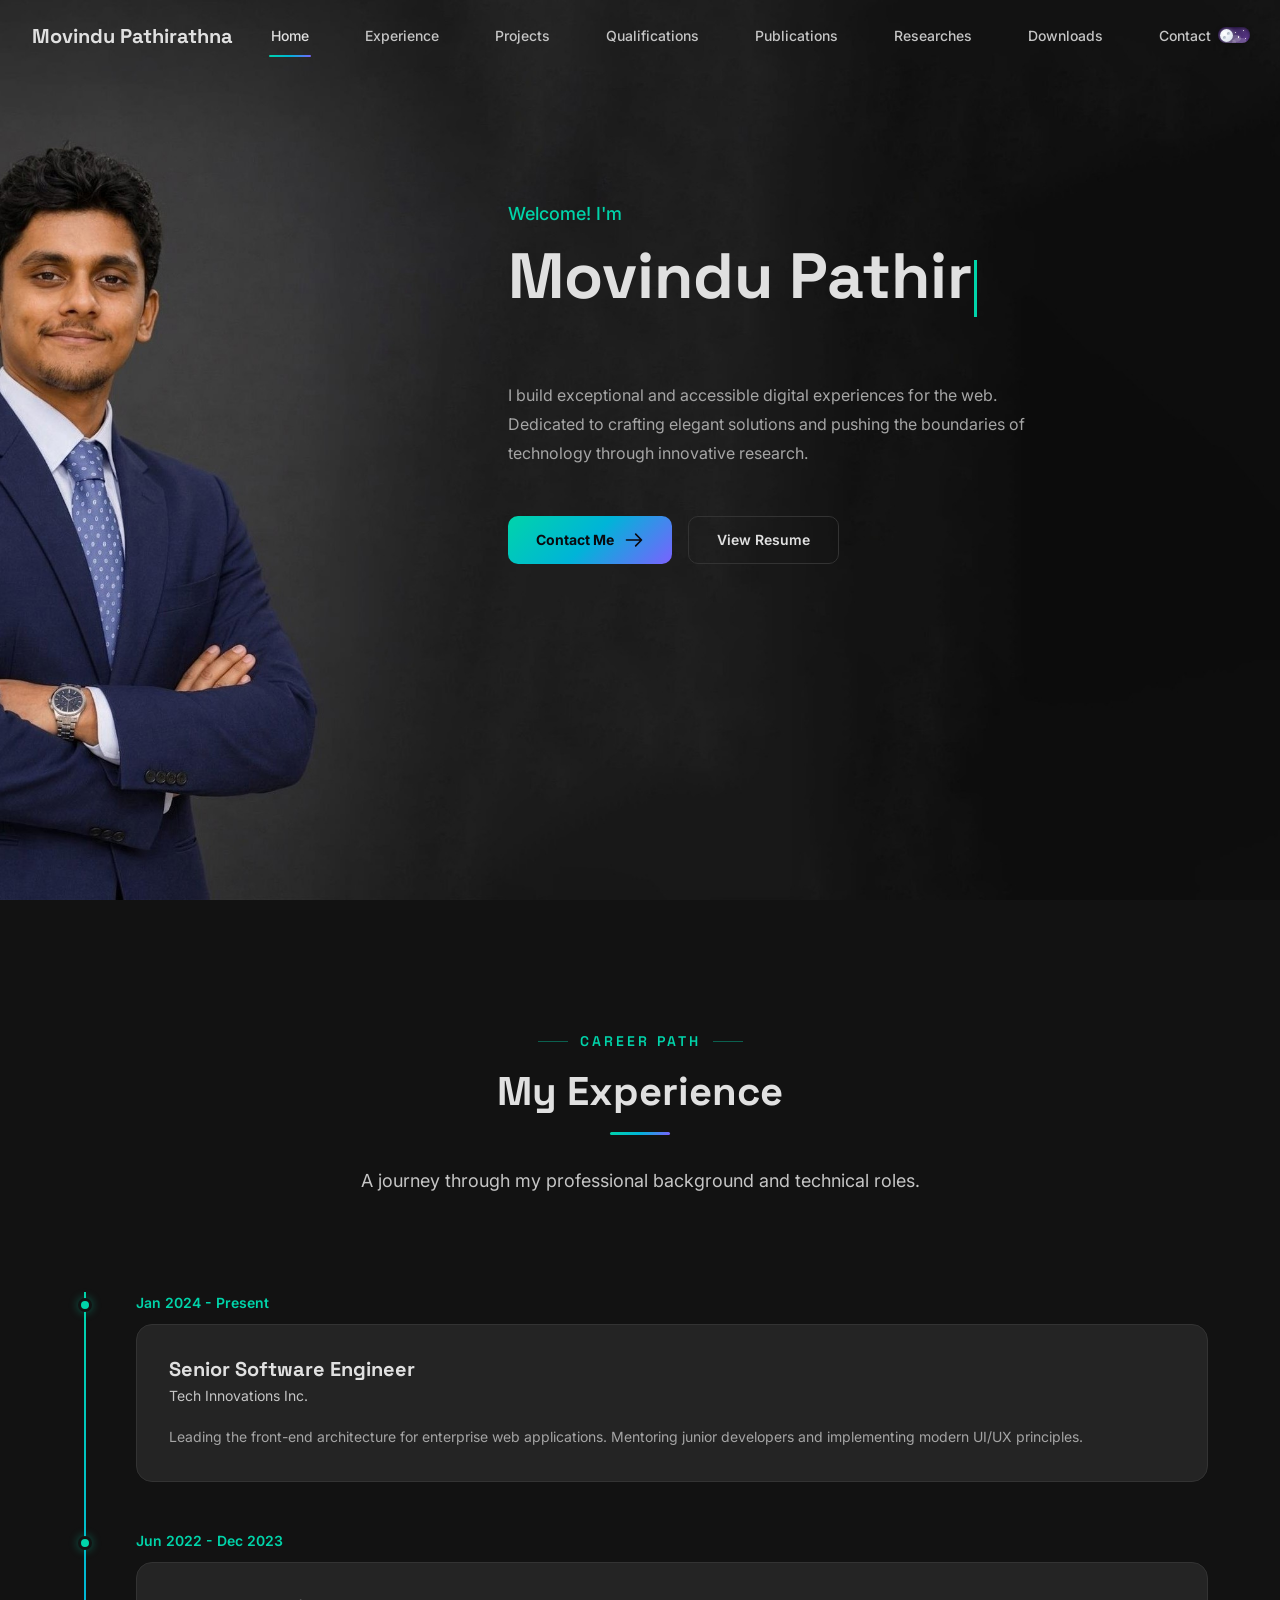
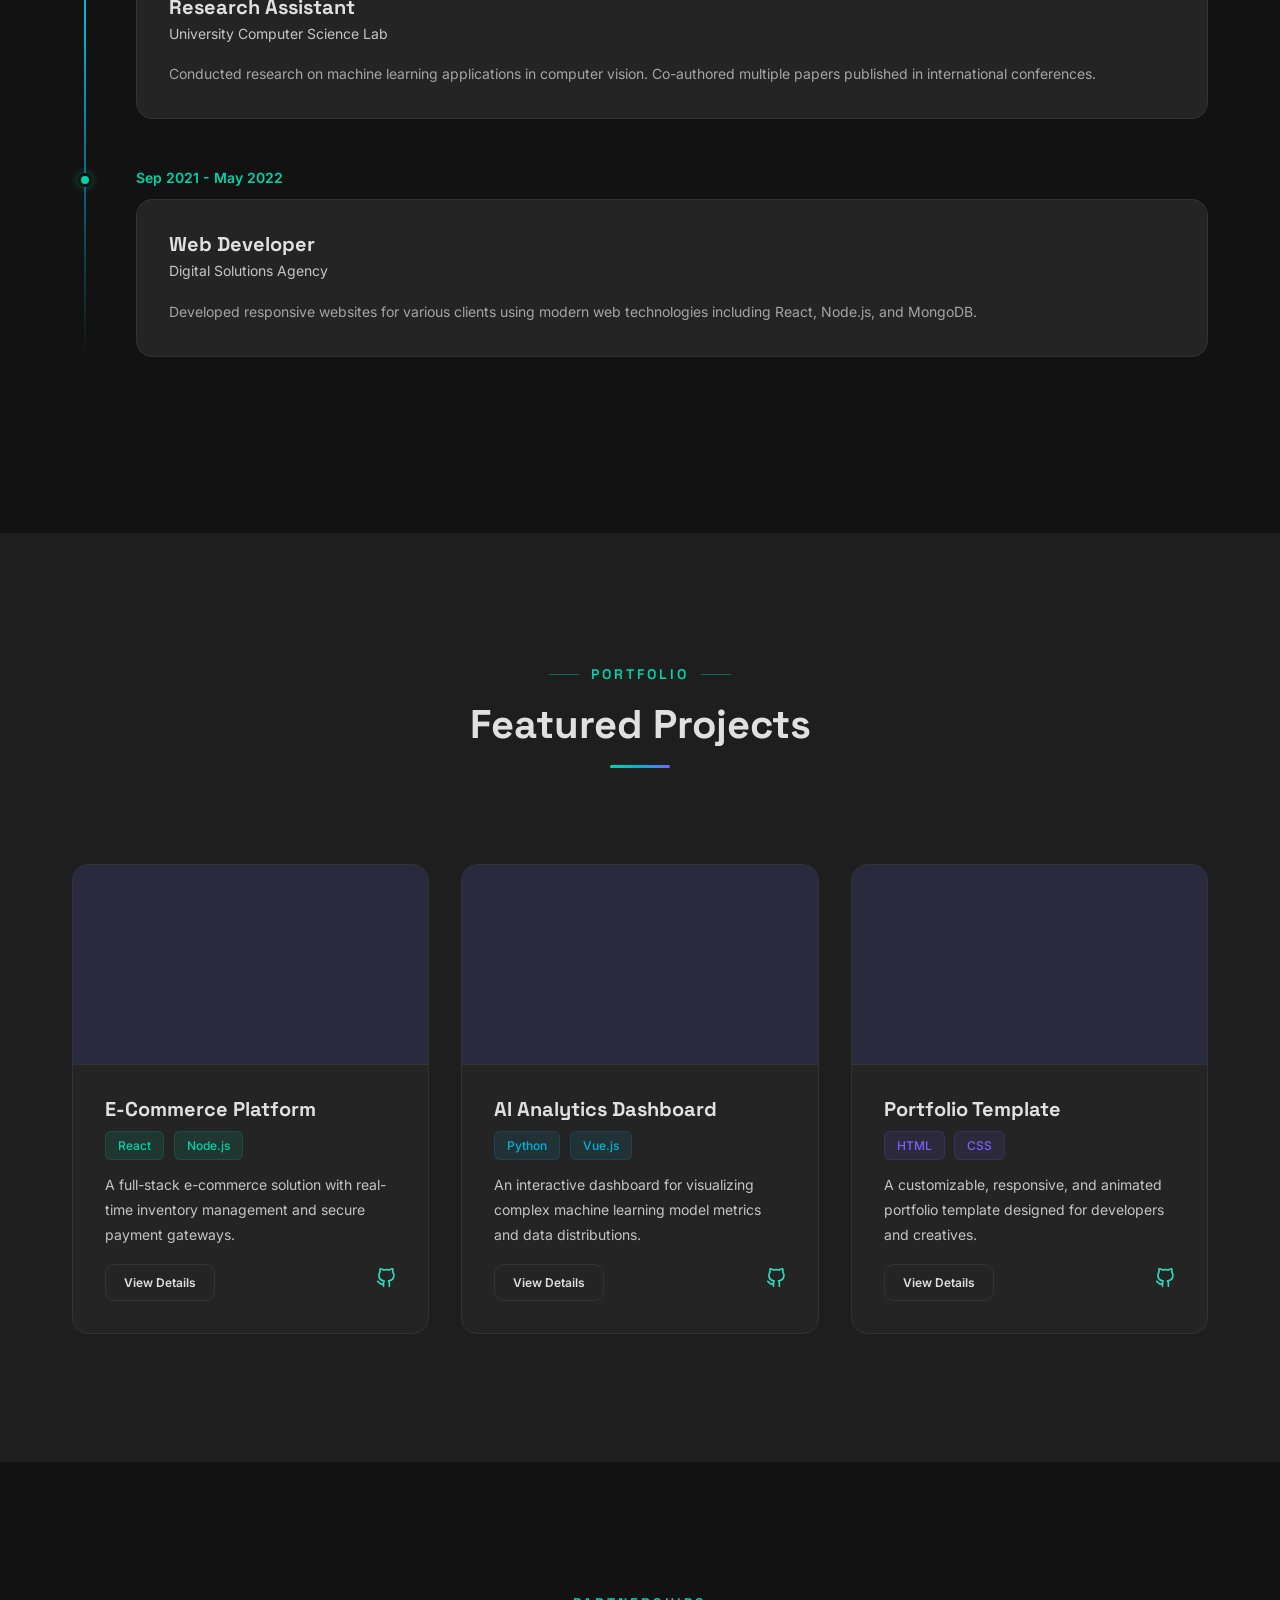
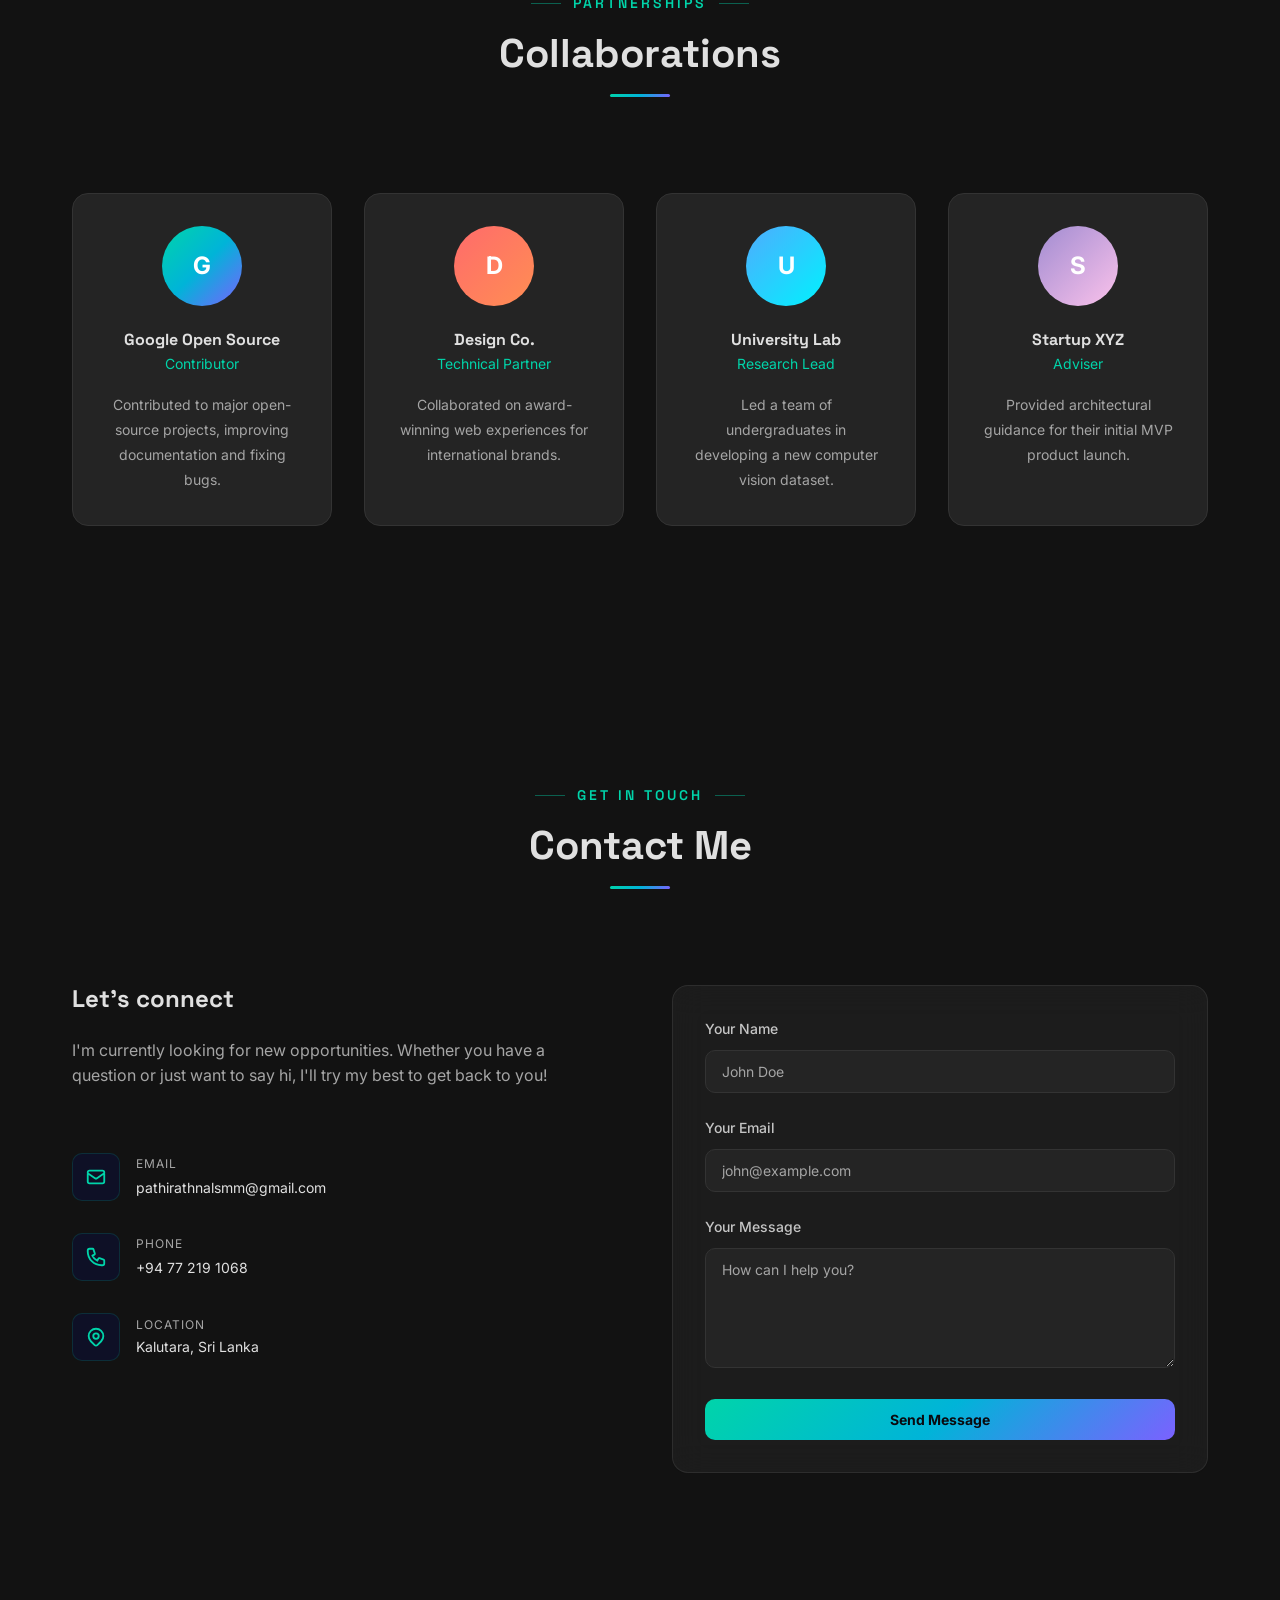
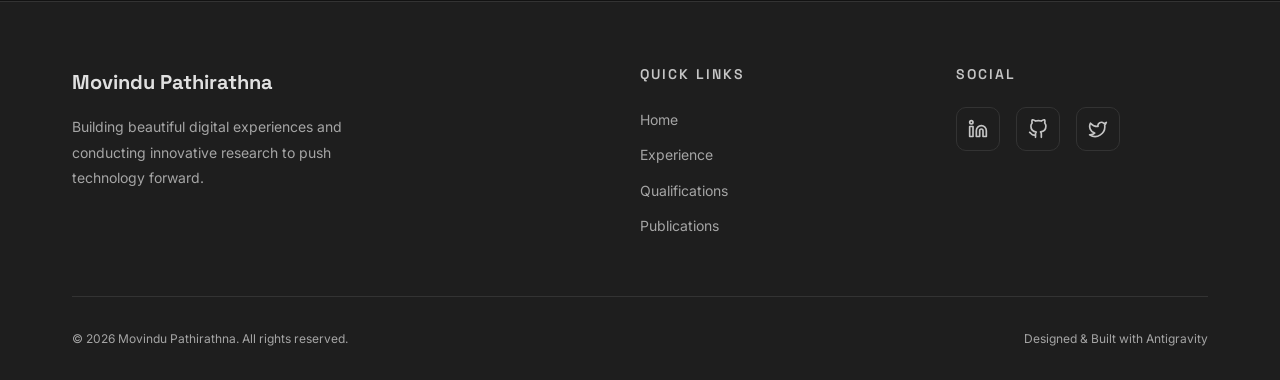
<file: index.html>
<!DOCTYPE html>
<html lang="en">

<head>
    <meta charset="UTF-8">
    <meta name="viewport" content="width=device-width, initial-scale=1.0">
    <meta name="description" content="Movindu Pathirathna - Personal Portfolio">
    <title>MovinduPathirathna.me</title>

    <link rel="stylesheet" href="css/style.css">
    <link rel="stylesheet" href="css/animations.css">
    <link rel="stylesheet" href="css/responsive.css">
</head>

<body>
    <!-- Page Transition Overlay -->
    <div class="page-transition"></div>

    <!-- Navigation -->
    <nav class="navbar">
        <div class="container">
            <a href="index.html" class="nav-logo">
                Movindu Pathirathna
            </a>

            <div class="nav-links">
                <a href="#home" class="nav-link active">Home</a>
                <a href="#experience" class="nav-link">Experience</a>
                <a href="#projects" class="nav-link">Projects</a>
                <a href="qualifications.html" class="nav-link">Qualifications</a>
                <a href="publications.html" class="nav-link">Publications</a>
                <a href="researches.html" class="nav-link">Researches</a>
                <a href="downloads.html" class="nav-link">Downloads</a>
                <a href="#contact" class="nav-link">Contact</a>
            </div>

            <div class="nav-right-controls">
                <!-- Day / Night Toggle Switch -->
                <button id="themeToggle" class="theme-toggle-switch" aria-label="Toggle light/dark mode"
                    title="Toggle light/dark mode">
                    <span class="switch-track">
                        <span class="sky-stars">
                            <span class="star star-1"></span>
                            <span class="star star-2"></span>
                            <span class="star star-3"></span>
                            <span class="star star-4"></span>
                        </span>
                        <span class="sky-clouds">
                            <span class="cloud cloud-1"></span>
                            <span class="cloud cloud-2"></span>
                            <span class="cloud cloud-3"></span>
                        </span>
                        <span class="switch-thumb">
                            <span class="moon-craters">
                                <span class="crater crater-1"></span>
                                <span class="crater crater-2"></span>
                            </span>
                        </span>
                    </span>
                </button>

                <div class="nav-hamburger">
                    <span></span>
                    <span></span>
                    <span></span>
                </div>
            </div>
        </div>
    </nav>

    <!-- Mobile Navigation Menu -->
    <div class="nav-mobile">
        <a href="#home" class="nav-link">Home</a>
        <a href="#experience" class="nav-link">Experience</a>
        <a href="#projects" class="nav-link">Projects</a>
        <a href="qualifications.html" class="nav-link">Qualifications</a>
        <a href="publications.html" class="nav-link">Publications</a>
        <a href="researches.html" class="nav-link">Researches</a>
        <a href="downloads.html" class="nav-link">Downloads</a>
        <a href="#contact" class="nav-link">Contact</a>
    </div>

    <!-- Hero Section -->
    <section id="home" class="hero">
        <div class="container">

            <div class="hero-content">
                <div class="hero-greeting hero-entrance hero-entrance-delay-1">
                    Welcome! I'm
                </div>
                <h1 class="hero-name hero-entrance hero-entrance-delay-2">
                    <span class="typewriter" data-text="Movindu Pathirathna">Movindu Pathirathna</span><span
                        class="cursor"></span>
                </h1>
                <h2 class="hero-tagline hero-entrance hero-entrance-delay-3 shimmer-text">
                    Software Engineer & Researcher
                </h2>
                <p class="hero-description hero-entrance hero-entrance-delay-4">
                    I build exceptional and accessible digital experiences for the web. Dedicated to crafting elegant
                    solutions and pushing the boundaries of technology through innovative research.
                </p>
                <div class="hero-actions hero-entrance hero-entrance-delay-5">
                    <a href="#contact" class="btn btn-primary">
                        Contact Me
                        <svg xmlns="http://www.w3.org/2000/svg" fill="none" viewBox="0 0 24 24" stroke="currentColor"
                            width="20" height="20">
                            <path stroke-linecap="round" stroke-linejoin="round" stroke-width="2"
                                d="M14 5l7 7m0 0l-7 7m7-7H3" />
                        </svg>
                    </a>
                    <a href="downloads.html" class="btn btn-outline">
                        View Resume
                    </a>
                </div>
            </div>
        </div>
    </section>

    <!-- Experience Section -->
    <section id="experience" class="section">
        <div class="container">
            <div class="section-header reveal">
                <span class="section-label">Career Path</span>
                <h2 class="section-title">My Experience</h2>
                <div class="section-divider"></div>
                <p class="section-subtitle">A journey through my professional background and technical roles.</p>
            </div>

            <div class="timeline">
                <div class="timeline-item reveal delay-1">
                    <div class="timeline-dot"></div>
                    <div class="timeline-date">Jan 2024 - Present</div>
                    <div class="timeline-card glass-card">
                        <h3>Senior Software Engineer</h3>
                        <div class="subtitle">Tech Innovations Inc.</div>
                        <p>Leading the front-end architecture for enterprise web applications. Mentoring junior developers and implementing modern UI/UX principles.</p>
                    </div>
                </div>

                <div class="timeline-item reveal delay-2">
                    <div class="timeline-dot"></div>
                    <div class="timeline-date">Jun 2022 - Dec 2023</div>
                    <div class="timeline-card glass-card">
                        <h3>Research Assistant</h3>
                        <div class="subtitle">University Computer Science Lab</div>
                        <p>Conducted research on machine learning applications in computer vision. Co-authored multiple papers published in international conferences.</p>
                    </div>
                </div>

                <div class="timeline-item reveal delay-3">
                    <div class="timeline-dot"></div>
                    <div class="timeline-date">Sep 2021 - May 2022</div>
                    <div class="timeline-card glass-card">
                        <h3>Web Developer</h3>
                        <div class="subtitle">Digital Solutions Agency</div>
                        <p>Developed responsive websites for various clients using modern web technologies including React, Node.js, and MongoDB.</p>
                    </div>
                </div>
            </div>
        </div>
    </section>

    <!-- Projects Section -->
    <section id="projects" class="section" style="background: var(--bg-secondary)">
        <div class="container">
            <div class="section-header reveal">
                <span class="section-label">Portfolio</span>
                <h2 class="section-title">Featured Projects</h2>
                <div class="section-divider"></div>
            </div>

            <div class="grid-3">
                <div class="project-card reveal delay-1">
                    <div class="project-card-image" style="background: #2a2a3e;"></div>
                    <div class="project-card-body">
                        <h3>E-Commerce Platform</h3>
                        <div class="tags" style="margin-bottom: 12px;">
                            <span class="tag">React</span>
                            <span class="tag">Node.js</span>
                        </div>
                        <p>A full-stack e-commerce solution with real-time inventory management and secure payment gateways.</p>
                        <div class="project-card-footer">
                            <a href="#" class="btn btn-sm btn-outline">View Details</a>
                            <a href="#" class="text-accent" title="GitHub"><svg xmlns="http://www.w3.org/2000/svg" width="20" height="20" viewBox="0 0 24 24" fill="none" stroke="currentColor" stroke-width="2" stroke-linecap="round" stroke-linejoin="round"><path d="M9 19c-5 1.5-5-2.5-7-3m14 6v-3.87a3.37 3.37 0 0 0-.94-2.61c3.14-.35 6.44-1.54 6.44-7A5.44 5.44 0 0 0 20 4.77 5.07 5.07 0 0 0 19.91 1S18.73.65 16 2.48a13.38 13.38 0 0 0-7 0C6.27.65 5.09 1 5.09 1A5.07 5.07 0 0 0 5 4.77a5.44 5.44 0 0 0-1.5 3.78c0 5.42 3.3 6.61 6.44 7A3.37 3.37 0 0 0 9 18.13V22"></path></svg></a>
                        </div>
                    </div>
                </div>

                <div class="project-card reveal delay-2">
                    <div class="project-card-image" style="background: #2a2a3e;"></div>
                    <div class="project-card-body">
                        <h3>AI Analytics Dashboard</h3>
                        <div class="tags" style="margin-bottom: 12px;">
                            <span class="tag tag-secondary">Python</span>
                            <span class="tag tag-secondary">Vue.js</span>
                        </div>
                        <p>An interactive dashboard for visualizing complex machine learning model metrics and data distributions.</p>
                        <div class="project-card-footer">
                            <a href="#" class="btn btn-sm btn-outline">View Details</a>
                            <a href="#" class="text-accent" title="GitHub"><svg xmlns="http://www.w3.org/2000/svg" width="20" height="20" viewBox="0 0 24 24" fill="none" stroke="currentColor" stroke-width="2" stroke-linecap="round" stroke-linejoin="round"><path d="M9 19c-5 1.5-5-2.5-7-3m14 6v-3.87a3.37 3.37 0 0 0-.94-2.61c3.14-.35 6.44-1.54 6.44-7A5.44 5.44 0 0 0 20 4.77 5.07 5.07 0 0 0 19.91 1S18.73.65 16 2.48a13.38 13.38 0 0 0-7 0C6.27.65 5.09 1 5.09 1A5.07 5.07 0 0 0 5 4.77a5.44 5.44 0 0 0-1.5 3.78c0 5.42 3.3 6.61 6.44 7A3.37 3.37 0 0 0 9 18.13V22"></path></svg></a>
                        </div>
                    </div>
                </div>

                <div class="project-card reveal delay-3">
                    <div class="project-card-image" style="background: #2a2a3e;"></div>
                    <div class="project-card-body">
                        <h3>Portfolio Template</h3>
                        <div class="tags" style="margin-bottom: 12px;">
                            <span class="tag tag-tertiary">HTML</span>
                            <span class="tag tag-tertiary">CSS</span>
                        </div>
                        <p>A customizable, responsive, and animated portfolio template designed for developers and creatives.</p>
                        <div class="project-card-footer">
                            <a href="#" class="btn btn-sm btn-outline">View Details</a>
                            <a href="#" class="text-accent" title="GitHub"><svg xmlns="http://www.w3.org/2000/svg" width="20" height="20" viewBox="0 0 24 24" fill="none" stroke="currentColor" stroke-width="2" stroke-linecap="round" stroke-linejoin="round"><path d="M9 19c-5 1.5-5-2.5-7-3m14 6v-3.87a3.37 3.37 0 0 0-.94-2.61c3.14-.35 6.44-1.54 6.44-7A5.44 5.44 0 0 0 20 4.77 5.07 5.07 0 0 0 19.91 1S18.73.65 16 2.48a13.38 13.38 0 0 0-7 0C6.27.65 5.09 1 5.09 1A5.07 5.07 0 0 0 5 4.77a5.44 5.44 0 0 0-1.5 3.78c0 5.42 3.3 6.61 6.44 7A3.37 3.37 0 0 0 9 18.13V22"></path></svg></a>
                        </div>
                    </div>
                </div>
            </div>
        </div>
    </section>

    <!-- Collaborations Section -->
    <section id="collaborations" class="section">
        <div class="container">
            <div class="section-header reveal">
                <span class="section-label">Partnerships</span>
                <h2 class="section-title">Collaborations</h2>
                <div class="section-divider"></div>
            </div>

            <div class="grid-4">
                <div class="collab-card reveal delay-1">
                    <div class="collab-avatar">G</div>
                    <h4>Google Open Source</h4>
                    <div class="role">Contributor</div>
                    <p>Contributed to major open-source projects, improving documentation and fixing bugs.</p>
                </div>
                <div class="collab-card reveal delay-2">
                    <div class="collab-avatar" style="background: linear-gradient(135deg, #FF6B6B, #FF8E53)">D</div>
                    <h4>Design Co.</h4>
                    <div class="role">Technical Partner</div>
                    <p>Collaborated on award-winning web experiences for international brands.</p>
                </div>
                <div class="collab-card reveal delay-3">
                    <div class="collab-avatar" style="background: linear-gradient(135deg, #4facfe, #00f2fe)">U</div>
                    <h4>University Lab</h4>
                    <div class="role">Research Lead</div>
                    <p>Led a team of undergraduates in developing a new computer vision dataset.</p>
                </div>
                <div class="collab-card reveal delay-4">
                    <div class="collab-avatar" style="background: linear-gradient(135deg, #a18cd1, #fbc2eb)">S</div>
                    <h4>Startup XYZ</h4>
                    <div class="role">Adviser</div>
                    <p>Provided architectural guidance for their initial MVP product launch.</p>
                </div>
            </div>
        </div>
    </section>


    <!-- Contact Section -->
    <section id="contact" class="section">
        <div class="container">
            <div class="section-header reveal">
                <span class="section-label">Get In Touch</span>
                <h2 class="section-title">Contact Me</h2>
                <div class="section-divider"></div>
            </div>

            <div class="contact-grid">
                <div class="contact-info reveal-left">
                    <h3 style="font-size: var(--fs-xl); margin-bottom: var(--space-lg);">Let's connect</h3>
                    <p style="color: var(--text-muted); margin-bottom: var(--space-2xl);">
                        I'm currently looking for new opportunities. Whether you have a question or just want to say hi,
                        I'll try my best to get back to you!
                    </p>

                    <div class="contact-info-item">
                        <div class="contact-icon">
                            <svg xmlns="http://www.w3.org/2000/svg" fill="none" viewBox="0 0 24 24"
                                stroke="currentColor">
                                <path stroke-linecap="round" stroke-linejoin="round" stroke-width="2"
                                    d="M3 8l7.89 5.26a2 2 0 002.22 0L21 8M5 19h14a2 2 0 002-2V7a2 2 0 00-2-2H5a2 2 0 00-2 2v10a2 2 0 002 2z" />
                            </svg>
                        </div>
                        <div>
                            <div class="label">Email</div>
                            <a href="mailto:pathirathnalsmm@gmail.com"
                                class="value slide-underline">pathirathnalsmm@gmail.com</a>
                        </div>
                    </div>

                    <div class="contact-info-item">
                        <div class="contact-icon">
                            <svg xmlns="http://www.w3.org/2000/svg" fill="none" viewBox="0 0 24 24"
                                stroke="currentColor">
                                <path stroke-linecap="round" stroke-linejoin="round" stroke-width="2"
                                    d="M3 5a2 2 0 012-2h3.28a1 1 0 01.948.684l1.498 4.493a1 1 0 01-.502 1.21l-2.257 1.13a11.042 11.042 0 005.516 5.516l1.13-2.257a1 1 0 011.21-.502l4.493 1.498a1 1 0 01.684.949V19a2 2 0 01-2 2h-1C9.716 21 3 14.284 3 6V5z" />
                            </svg>
                        </div>
                        <div>
                            <div class="label">Phone</div>
                            <a href="tel:+94772191068" class="value slide-underline">+94 77 219 1068</a>
                        </div>
                    </div>

                    <div class="contact-info-item">
                        <div class="contact-icon">
                            <svg xmlns="http://www.w3.org/2000/svg" fill="none" viewBox="0 0 24 24"
                                stroke="currentColor">
                                <path stroke-linecap="round" stroke-linejoin="round" stroke-width="2"
                                    d="M17.657 16.657L13.414 20.9a1.998 1.998 0 01-2.827 0l-4.244-4.243a8 8 0 1111.314 0z" />
                                <path stroke-linecap="round" stroke-linejoin="round" stroke-width="2"
                                    d="M15 11a3 3 0 11-6 0 3 3 0 016 0z" />
                            </svg>
                        </div>
                        <div>
                            <div class="label">Location</div>
                            <div class="value">Kalutara, Sri Lanka</div>
                        </div>
                    </div>
                </div>

                <div class="contact-form-container reveal-right glass-card">
                    <form id="contactForm">
                        <div class="form-group">
                            <label for="name">Your Name</label>
                            <input type="text" id="name" class="form-control" placeholder="John Doe" required>
                        </div>
                        <div class="form-group">
                            <label for="email">Your Email</label>
                            <input type="email" id="email" class="form-control" placeholder="john@example.com" required>
                        </div>
                        <div class="form-group">
                            <label for="message">Your Message</label>
                            <textarea id="message" class="form-control" placeholder="How can I help you?"
                                required></textarea>
                        </div>
                        <button type="button" class="btn btn-primary" style="width: 100%;">Send Message</button>
                    </form>
                </div>
            </div>
        </div>
    </section>

    <!-- Footer -->
    <footer class="footer">
        <div class="container">
            <div class="footer-grid">
                <div class="footer-brand">
                    <a href="#" class="nav-logo">Movindu Pathirathna</a>
                    <p>Building beautiful digital experiences and conducting innovative research to push technology
                        forward.</p>
                </div>
                <div>
                    <h4>Quick Links</h4>
                    <ul class="footer-links">
                        <li><a href="#home">Home</a></li>
                        <li><a href="#experience">Experience</a></li>
                        <li><a href="qualifications.html">Qualifications</a></li>
                        <li><a href="publications.html">Publications</a></li>
                    </ul>
                </div>
                <div>
                    <h4>Social</h4>
                    <div class="social-links" style="margin-top: var(--space-sm);">
                        <a href="https://www.linkedin.com/in/movindu-pathirathna-48a94b305/" class="social-link" title="LinkedIn" target="_blank" rel="noopener noreferrer">
                            <svg xmlns="http://www.w3.org/2000/svg" width="20" height="20" viewBox="0 0 24 24"
                                fill="none" stroke="currentColor" stroke-width="2" stroke-linecap="round"
                                stroke-linejoin="round">
                                <path
                                    d="M16 8a6 6 0 0 1 6 6v7h-4v-7a2 2 0 0 0-2-2 2 2 0 0 0-2 2v7h-4v-7a6 6 0 0 1 6-6z">
                                </path>
                                <rect x="2" y="9" width="4" height="12"></rect>
                                <circle cx="4" cy="4" r="2"></circle>
                            </svg>
                        </a>
                        <a href="https://github.com/MovinduPathirathna" class="social-link" title="GitHub" target="_blank" rel="noopener noreferrer">
                            <svg xmlns="http://www.w3.org/2000/svg" width="20" height="20" viewBox="0 0 24 24"
                                fill="none" stroke="currentColor" stroke-width="2" stroke-linecap="round"
                                stroke-linejoin="round">
                                <path
                                    d="M9 19c-5 1.5-5-2.5-7-3m14 6v-3.87a3.37 3.37 0 0 0-.94-2.61c3.14-.35 6.44-1.54 6.44-7A5.44 5.44 0 0 0 20 4.77 5.07 5.07 0 0 0 19.91 1S18.73.65 16 2.48a13.38 13.38 0 0 0-7 0C6.27.65 5.09 1 5.09 1A5.07 5.07 0 0 0 5 4.77a5.44 5.44 0 0 0-1.5 3.78c0 5.42 3.3 6.61 6.44 7A3.37 3.37 0 0 0 9 18.13V22">
                                </path>
                            </svg>
                        </a>
                        <a href="#" class="social-link" title="Twitter">
                            <svg xmlns="http://www.w3.org/2000/svg" width="20" height="20" viewBox="0 0 24 24"
                                fill="none" stroke="currentColor" stroke-width="2" stroke-linecap="round"
                                stroke-linejoin="round">
                                <path
                                    d="M22 4s-.7 2.1-2 3.4c1.6 10-9.4 17.3-18 11.6 2.2.1 4.4-.6 6-2C3 15.5.5 9.6 3 5c2.2 2.6 5.6 4.1 9 4-.9-4.2 4-6.6 7-3.8 1.1 0 3-1.2 3-1.2z">
                                </path>
                            </svg>
                        </a>
                    </div>
                </div>
            </div>
            <div class="footer-bottom">
                <p>&copy; 2026 Movindu Pathirathna. All rights reserved.</p>
                <p>Designed & Built with Antigravity</p>
            </div>
        </div>
    </footer>

    <!-- Back to Top -->
    <div class="back-to-top">
        <svg xmlns="http://www.w3.org/2000/svg" fill="none" viewBox="0 0 24 24" stroke="currentColor">
            <path stroke-linecap="round" stroke-linejoin="round" stroke-width="2" d="M5 15l7-7 7 7" />
        </svg>
    </div>

    <!-- Scripts -->
    <script src="js/main.js"></script>
</body>

</html>
</file>
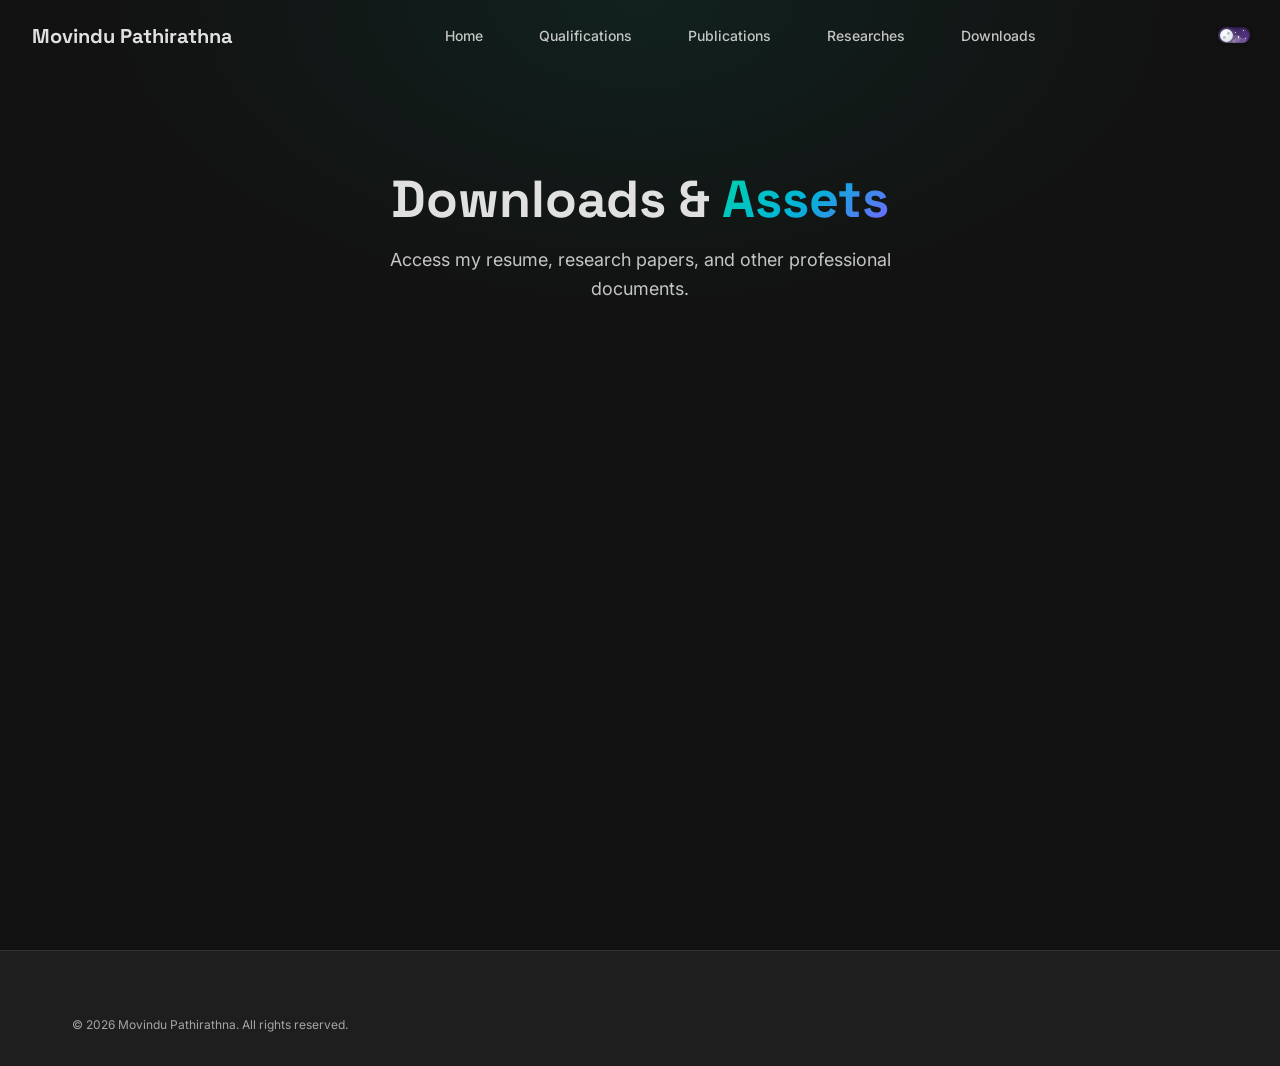
<file: downloads.html>
<!DOCTYPE html>
<html lang="en">

<head>
    <meta charset="UTF-8">
    <meta name="viewport" content="width=device-width, initial-scale=1.0">
    <title>Downloads | Movindu Pathirathna</title>

    <link rel="stylesheet" href="css/style.css">
    <link rel="stylesheet" href="css/animations.css">
    <link rel="stylesheet" href="css/responsive.css">
</head>

<body>
    <!-- Navigation -->
    <nav class="navbar">
        <div class="container">
            <a href="index.html" class="nav-logo">
                Movindu Pathirathna
            </a>

            <div class="nav-links">
                <a href="index.html" class="nav-link">Home</a>
                <a href="qualifications.html" class="nav-link">Qualifications</a>
                <a href="publications.html" class="nav-link">Publications</a>
                <a href="researches.html" class="nav-link">Researches</a>
                <a href="downloads.html" class="nav-link active">Downloads</a>
            </div>

            <div class="nav-right-controls">
                <!-- Day / Night Toggle Switch -->
                <button id="themeToggle" class="theme-toggle-switch" aria-label="Toggle light/dark mode"
                    title="Toggle light/dark mode">
                    <span class="switch-track">
                        <span class="sky-stars">
                            <span class="star star-1"></span>
                            <span class="star star-2"></span>
                            <span class="star star-3"></span>
                            <span class="star star-4"></span>
                        </span>
                        <span class="sky-clouds">
                            <span class="cloud cloud-1"></span>
                            <span class="cloud cloud-2"></span>
                            <span class="cloud cloud-3"></span>
                        </span>
                        <span class="switch-thumb">
                            <span class="moon-craters">
                                <span class="crater crater-1"></span>
                                <span class="crater crater-2"></span>
                            </span>
                        </span>
                    </span>
                </button>

                <div class="nav-hamburger">
                    <span></span>
                    <span></span>
                    <span></span>
                </div>
            </div>
        </div>
    </nav>

    <!-- Mobile Navigation Menu -->
    <div class="nav-mobile">
        <a href="index.html" class="nav-link">Home</a>
        <a href="qualifications.html" class="nav-link">Qualifications</a>
        <a href="publications.html" class="nav-link">Publications</a>
        <a href="researches.html" class="nav-link">Researches</a>
        <a href="downloads.html" class="nav-link">Downloads</a>
    </div>

    <!-- Page Header -->
    <header class="page-header">
        <div class="container">
            <h1 class="hero-entrance">Downloads & <span class="gradient-text">Assets</span></h1>
            <p class="hero-entrance hero-entrance-delay-1">Access my resume, research papers, and other professional documents.</p>
        </div>
    </header>

    <!-- Downloads Section -->
    <section id="downloads" class="section">
        <div class="container">
            <div class="downloads-grid" id="downloads-list">
                <!-- Populated by JS -->
            </div>
        </div>
    </section>

    <!-- Footer -->
    <footer class="footer">
        <div class="container">
            <div class="footer-bottom" style="border-top: none; padding-top: 0;">
                <p>&copy; 2026 Movindu Pathirathna. All rights reserved.</p>
            </div>
        </div>
    </footer>

    <!-- Back to Top -->
    <div class="back-to-top">
        <svg xmlns="http://www.w3.org/2000/svg" fill="none" viewBox="0 0 24 24" stroke="currentColor">
            <path stroke-linecap="round" stroke-linejoin="round" stroke-width="2" d="M5 15l7-7 7 7" />
        </svg>
    </div>

    <!-- Scripts -->
    <script src="js/main.js"></script>
    <script src="js/downloads.js"></script>
</body>

</html>
</file>
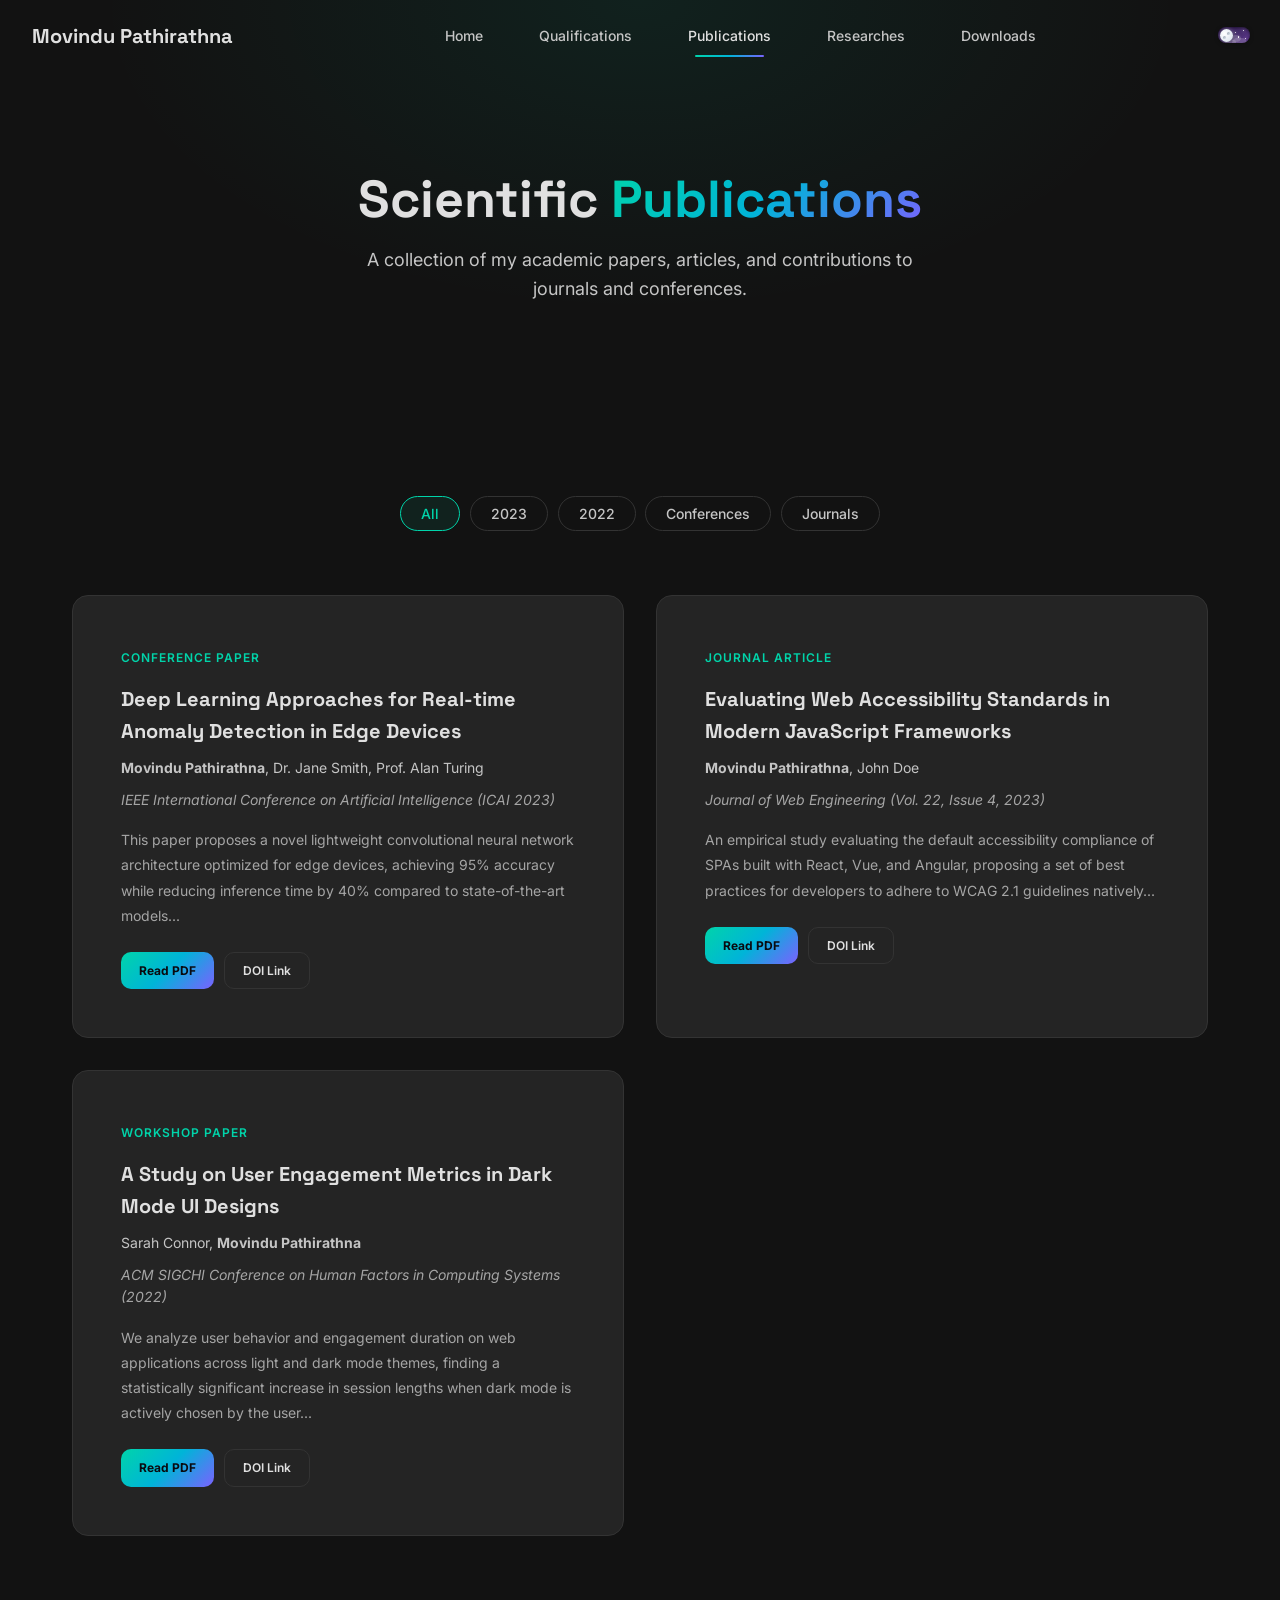
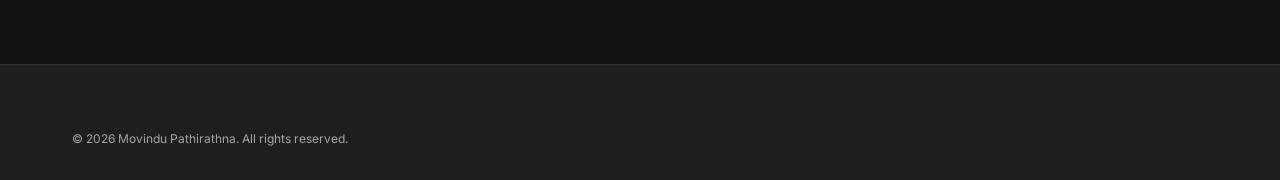
<file: publications.html>
<!DOCTYPE html>
<html lang="en">

<head>
    <meta charset="UTF-8">
    <meta name="viewport" content="width=device-width, initial-scale=1.0">
    <title>Publications | Movindu Pathirathna</title>

    <link rel="stylesheet" href="css/style.css">
    <link rel="stylesheet" href="css/animations.css">
    <link rel="stylesheet" href="css/responsive.css">
</head>

<body>
    <!-- Navigation -->
    <nav class="navbar">
        <div class="container">
            <a href="index.html" class="nav-logo">
                Movindu Pathirathna
            </a>

            <div class="nav-links">
                <a href="index.html" class="nav-link">Home</a>
                <a href="qualifications.html" class="nav-link">Qualifications</a>
                <a href="publications.html" class="nav-link active">Publications</a>
                <a href="researches.html" class="nav-link">Researches</a>
                <a href="downloads.html" class="nav-link">Downloads</a>
            </div>

            <div class="nav-right-controls">
                <!-- Day / Night Toggle Switch -->
                <button id="themeToggle" class="theme-toggle-switch" aria-label="Toggle light/dark mode"
                    title="Toggle light/dark mode">
                    <span class="switch-track">
                        <span class="sky-stars">
                            <span class="star star-1"></span>
                            <span class="star star-2"></span>
                            <span class="star star-3"></span>
                            <span class="star star-4"></span>
                        </span>
                        <span class="sky-clouds">
                            <span class="cloud cloud-1"></span>
                            <span class="cloud cloud-2"></span>
                            <span class="cloud cloud-3"></span>
                        </span>
                        <span class="switch-thumb">
                            <span class="moon-craters">
                                <span class="crater crater-1"></span>
                                <span class="crater crater-2"></span>
                            </span>
                        </span>
                    </span>
                </button>

                <div class="nav-hamburger">
                    <span></span>
                    <span></span>
                    <span></span>
                </div>
            </div>
        </div>
    </nav>

    <!-- Mobile Navigation Menu -->
    <div class="nav-mobile">
        <a href="index.html" class="nav-link">Home</a>
        <a href="qualifications.html" class="nav-link">Qualifications</a>
        <a href="publications.html" class="nav-link">Publications</a>
        <a href="researches.html" class="nav-link">Researches</a>
        <a href="downloads.html" class="nav-link">Downloads</a>
    </div>

    <!-- Page Header -->
    <header class="page-header">
        <div class="container">
            <h1 class="hero-entrance">Scientific <span class="gradient-text">Publications</span></h1>
            <p class="hero-entrance hero-entrance-delay-1">A collection of my academic papers, articles, and
                contributions to journals and conferences.</p>
        </div>
    </header>

    <!-- Publications List Section -->
    <section class="section pt-0">
        <div class="container">

            <div class="filter-bar reveal delay-2">
                <button class="filter-btn active">All</button>
                <button class="filter-btn">2023</button>
                <button class="filter-btn">2022</button>
                <button class="filter-btn">Conferences</button>
                <button class="filter-btn">Journals</button>
            </div>

            <div class="grid-2">
                <div class="pub-card reveal delay-1">
                    <span class="pub-type">Conference Paper</span>
                    <h3>Deep Learning Approaches for Real-time Anomaly Detection in Edge Devices</h3>
                    <div class="pub-authors"><strong>Movindu Pathirathna</strong>, Dr. Jane Smith, Prof. Alan Turing</div>
                    <div class="pub-venue">IEEE International Conference on Artificial Intelligence (ICAI 2023)</div>
                    <p class="pub-abstract">
                        This paper proposes a novel lightweight convolutional neural network architecture optimized for edge devices, achieving 95% accuracy while reducing inference time by 40% compared to state-of-the-art models...
                    </p>
                    <div class="pub-card-actions">
                        <a href="#" class="btn btn-sm btn-primary">Read PDF</a>
                        <a href="#" class="btn btn-sm btn-outline">DOI Link</a>
                    </div>
                </div>

                <div class="pub-card reveal delay-2">
                    <span class="pub-type">Journal Article</span>
                    <h3>Evaluating Web Accessibility Standards in Modern JavaScript Frameworks</h3>
                    <div class="pub-authors"><strong>Movindu Pathirathna</strong>, John Doe</div>
                    <div class="pub-venue">Journal of Web Engineering (Vol. 22, Issue 4, 2023)</div>
                    <p class="pub-abstract">
                        An empirical study evaluating the default accessibility compliance of SPAs built with React, Vue, and Angular, proposing a set of best practices for developers to adhere to WCAG 2.1 guidelines natively...
                    </p>
                    <div class="pub-card-actions">
                        <a href="#" class="btn btn-sm btn-primary">Read PDF</a>
                        <a href="#" class="btn btn-sm btn-outline">DOI Link</a>
                    </div>
                </div>

                <div class="pub-card reveal delay-3">
                    <span class="pub-type">Workshop Paper</span>
                    <h3>A Study on User Engagement Metrics in Dark Mode UI Designs</h3>
                    <div class="pub-authors">Sarah Connor, <strong>Movindu Pathirathna</strong></div>
                    <div class="pub-venue">ACM SIGCHI Conference on Human Factors in Computing Systems (2022)</div>
                    <p class="pub-abstract">
                        We analyze user behavior and engagement duration on web applications across light and dark mode themes, finding a statistically significant increase in session lengths when dark mode is actively chosen by the user...
                    </p>
                    <div class="pub-card-actions">
                        <a href="#" class="btn btn-sm btn-primary">Read PDF</a>
                        <a href="#" class="btn btn-sm btn-outline">DOI Link</a>
                    </div>
                </div>
            </div>
        </div>
    </section>

    <!-- Footer -->
    <footer class="footer">
        <div class="container">
            <div class="footer-bottom" style="border-top: none; padding-top: 0;">
                <p>&copy; 2026 Movindu Pathirathna. All rights reserved.</p>
            </div>
        </div>
    </footer>

    <!-- Scripts -->
    <script src="js/main.js"></script>
</body>

</html>
</file>
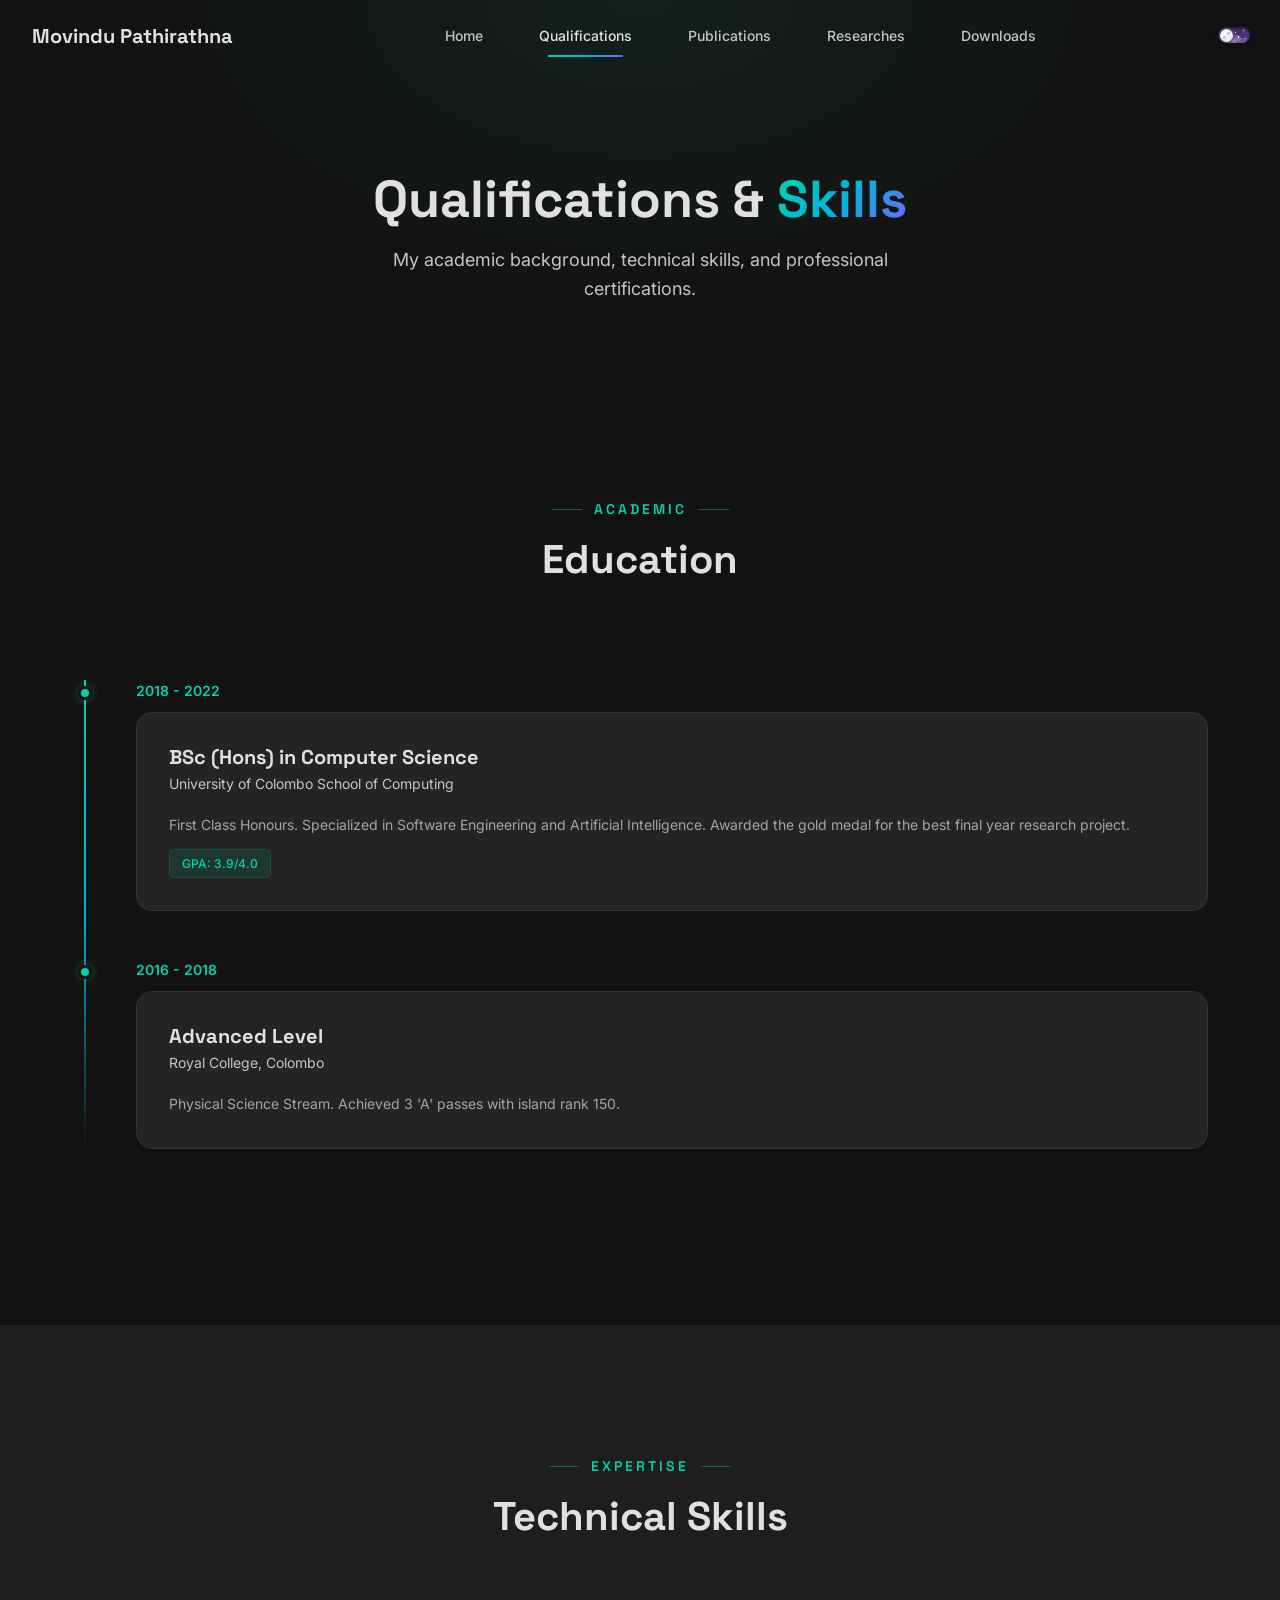
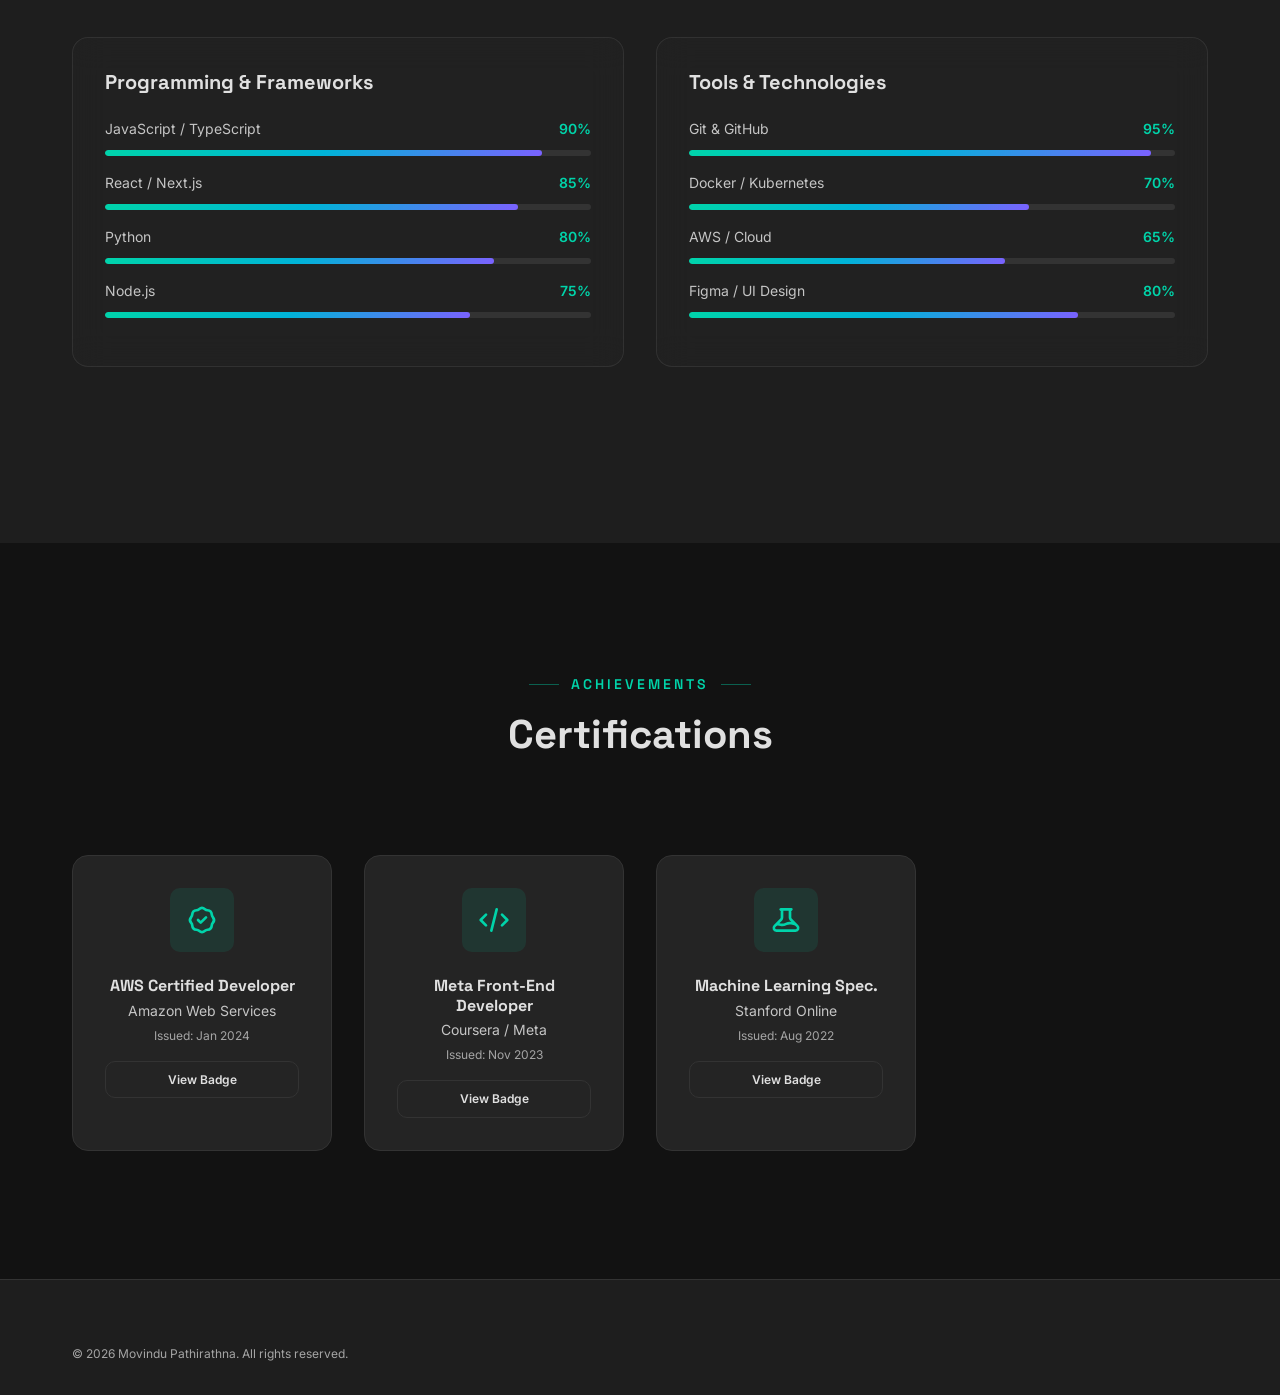
<file: qualifications.html>
<!DOCTYPE html>
<html lang="en">

<head>
    <meta charset="UTF-8">
    <meta name="viewport" content="width=device-width, initial-scale=1.0">
    <title>Qualifications | Movindu Pathirathna</title>

    <link rel="stylesheet" href="css/style.css">
    <link rel="stylesheet" href="css/animations.css">
    <link rel="stylesheet" href="css/responsive.css">
</head>

<body>
    <!-- Navigation -->
    <nav class="navbar">
        <div class="container">
            <a href="index.html" class="nav-logo">
                Movindu Pathirathna
            </a>

            <div class="nav-links">
                <a href="index.html" class="nav-link">Home</a>
                <a href="qualifications.html" class="nav-link active">Qualifications</a>
                <a href="publications.html" class="nav-link">Publications</a>
                <a href="researches.html" class="nav-link">Researches</a>
                <a href="downloads.html" class="nav-link">Downloads</a>
            </div>

            <div class="nav-right-controls">
                <!-- Day / Night Toggle Switch -->
                <button id="themeToggle" class="theme-toggle-switch" aria-label="Toggle light/dark mode"
                    title="Toggle light/dark mode">
                    <span class="switch-track">
                        <span class="sky-stars">
                            <span class="star star-1"></span>
                            <span class="star star-2"></span>
                            <span class="star star-3"></span>
                            <span class="star star-4"></span>
                        </span>
                        <span class="sky-clouds">
                            <span class="cloud cloud-1"></span>
                            <span class="cloud cloud-2"></span>
                            <span class="cloud cloud-3"></span>
                        </span>
                        <span class="switch-thumb">
                            <span class="moon-craters">
                                <span class="crater crater-1"></span>
                                <span class="crater crater-2"></span>
                            </span>
                        </span>
                    </span>
                </button>

                <div class="nav-hamburger">
                    <span></span>
                    <span></span>
                    <span></span>
                </div>
            </div>
        </div>
    </nav>

    <!-- Mobile Navigation Menu -->
    <div class="nav-mobile">
        <a href="index.html" class="nav-link">Home</a>
        <a href="qualifications.html" class="nav-link">Qualifications</a>
        <a href="publications.html" class="nav-link">Publications</a>
        <a href="researches.html" class="nav-link">Researches</a>
        <a href="downloads.html" class="nav-link">Downloads</a>
    </div>

    <!-- Page Header -->
    <header class="page-header">
        <div class="container">
            <h1 class="hero-entrance">Qualifications & <span class="gradient-text">Skills</span></h1>
            <p class="hero-entrance hero-entrance-delay-1">My academic background, technical skills, and professional
                certifications.</p>
        </div>
    </header>

    <!-- Education Section -->
    <section class="section">
        <div class="container">
            <div class="section-header reveal">
                <span class="section-label">Academic</span>
                <h2 class="section-title">Education</h2>
            </div>

            <div class="timeline">
                <div class="timeline-item reveal delay-1">
                    <div class="timeline-dot"></div>
                    <div class="timeline-date">2018 - 2022</div>
                    <div class="timeline-card glass-card">
                        <h3>BSc (Hons) in Computer Science</h3>
                        <div class="subtitle">University of Colombo School of Computing</div>
                        <p>First Class Honours. Specialized in Software Engineering and Artificial Intelligence. Awarded the gold medal for the best final year research project.</p>
                        <div class="tags" style="margin-top: 12px;">
                            <span class="tag">GPA: 3.9/4.0</span>
                        </div>
                    </div>
                </div>

                <div class="timeline-item reveal delay-2">
                    <div class="timeline-dot"></div>
                    <div class="timeline-date">2016 - 2018</div>
                    <div class="timeline-card glass-card">
                        <h3>Advanced Level</h3>
                        <div class="subtitle">Royal College, Colombo</div>
                        <p>Physical Science Stream. Achieved 3 'A' passes with island rank 150.</p>
                    </div>
                </div>
            </div>
        </div>
    </section>

    <!-- Skills Section -->
    <section class="section" style="background: var(--bg-secondary)">
        <div class="container">
            <div class="section-header reveal">
                <span class="section-label">Expertise</span>
                <h2 class="section-title">Technical Skills</h2>
            </div>

            <div class="grid-2">
                <div class="reveal-left">
                    <div class="skill-category glass-card">
                        <h3>Programming & Frameworks</h3>

                        <div class="skill-item">
                            <div class="skill-header">
                                <span>JavaScript / TypeScript</span>
                                <span class="skill-level">90%</span>
                            </div>
                            <div class="skill-bar">
                                <div class="skill-bar-fill" data-width="90%"></div>
                            </div>
                        </div>

                        <div class="skill-item">
                            <div class="skill-header">
                                <span>React / Next.js</span>
                                <span class="skill-level">85%</span>
                            </div>
                            <div class="skill-bar">
                                <div class="skill-bar-fill" data-width="85%"></div>
                            </div>
                        </div>

                        <div class="skill-item">
                            <div class="skill-header">
                                <span>Python</span>
                                <span class="skill-level">80%</span>
                            </div>
                            <div class="skill-bar">
                                <div class="skill-bar-fill" data-width="80%"></div>
                            </div>
                        </div>

                        <div class="skill-item">
                            <div class="skill-header">
                                <span>Node.js</span>
                                <span class="skill-level">75%</span>
                            </div>
                            <div class="skill-bar">
                                <div class="skill-bar-fill" data-width="75%"></div>
                            </div>
                        </div>
                    </div>
                </div>

                <div class="reveal-right">
                    <div class="skill-category glass-card">
                        <h3>Tools & Technologies</h3>

                        <div class="skill-item">
                            <div class="skill-header">
                                <span>Git & GitHub</span>
                                <span class="skill-level">95%</span>
                            </div>
                            <div class="skill-bar">
                                <div class="skill-bar-fill" data-width="95%"></div>
                            </div>
                        </div>

                        <div class="skill-item">
                            <div class="skill-header">
                                <span>Docker / Kubernetes</span>
                                <span class="skill-level">70%</span>
                            </div>
                            <div class="skill-bar">
                                <div class="skill-bar-fill" data-width="70%"></div>
                            </div>
                        </div>

                        <div class="skill-item">
                            <div class="skill-header">
                                <span>AWS / Cloud</span>
                                <span class="skill-level">65%</span>
                            </div>
                            <div class="skill-bar">
                                <div class="skill-bar-fill" data-width="65%"></div>
                            </div>
                        </div>

                        <div class="skill-item">
                            <div class="skill-header">
                                <span>Figma / UI Design</span>
                                <span class="skill-level">80%</span>
                            </div>
                            <div class="skill-bar">
                                <div class="skill-bar-fill" data-width="80%"></div>
                            </div>
                        </div>
                    </div>
                </div>
            </div>
        </div>
    </section>

    <!-- Certifications Section -->
    <section class="section">
        <div class="container">
            <div class="section-header reveal">
                <span class="section-label">Achievements</span>
                <h2 class="section-title">Certifications</h2>
            </div>

            <div class="grid-4">
                <div class="cert-card reveal delay-1">
                    <div class="cert-badge">
                        <svg xmlns="http://www.w3.org/2000/svg" fill="none" viewBox="0 0 24 24" stroke="currentColor">
                            <path stroke-linecap="round" stroke-linejoin="round" stroke-width="2" d="M9 12l2 2 4-4M7.835 4.697a3.42 3.42 0 001.946-.806 3.42 3.42 0 014.438 0 3.42 3.42 0 001.946.806 3.42 3.42 0 013.138 3.138 3.42 3.42 0 00.806 1.946 3.42 3.42 0 010 4.438 3.42 3.42 0 00-.806 1.946 3.42 3.42 0 01-3.138 3.138 3.42 3.42 0 00-1.946.806 3.42 3.42 0 01-4.438 0 3.42 3.42 0 00-1.946-.806 3.42 3.42 0 01-3.138-3.138 3.42 3.42 0 00-.806-1.946 3.42 3.42 0 010-4.438 3.42 3.42 0 00.806-1.946 3.42 3.42 0 013.138-3.138z" />
                        </svg>
                    </div>
                    <h4>AWS Certified Developer</h4>
                    <div class="issuer">Amazon Web Services</div>
                    <div class="date">Issued: Jan 2024</div>
                    <a href="#" class="btn btn-sm btn-outline" style="width:100%">View Badge</a>
                </div>

                <div class="cert-card reveal delay-2">
                    <div class="cert-badge">
                        <svg xmlns="http://www.w3.org/2000/svg" fill="none" viewBox="0 0 24 24" stroke="currentColor">
                            <path stroke-linecap="round" stroke-linejoin="round" stroke-width="2" d="M10 20l4-16m4 4l4 4-4 4M6 16l-4-4 4-4" />
                        </svg>
                    </div>
                    <h4>Meta Front-End Developer</h4>
                    <div class="issuer">Coursera / Meta</div>
                    <div class="date">Issued: Nov 2023</div>
                    <a href="#" class="btn btn-sm btn-outline" style="width:100%">View Badge</a>
                </div>

                <div class="cert-card reveal delay-3">
                    <div class="cert-badge">
                        <svg xmlns="http://www.w3.org/2000/svg" fill="none" viewBox="0 0 24 24" stroke="currentColor">
                            <path stroke-linecap="round" stroke-linejoin="round" stroke-width="2" d="M19.428 15.428a2 2 0 00-1.022-.547l-2.387-.477a6 6 0 00-3.86.517l-.318.158a6 6 0 01-3.86.517L6.05 15.21a2 2 0 00-1.806.547M8 4h8l-1 1v5.172a2 2 0 00.586 1.414l5 5c1.26 1.26.367 3.414-1.415 3.414H4.828c-1.782 0-2.674-2.154-1.414-3.414l5-5A2 2 0 009 10.172V5L8 4z" />
                        </svg>
                    </div>
                    <h4>Machine Learning Spec.</h4>
                    <div class="issuer">Stanford Online</div>
                    <div class="date">Issued: Aug 2022</div>
                    <a href="#" class="btn btn-sm btn-outline" style="width:100%">View Badge</a>
                </div>
            </div>
        </div>
    </section>

    <!-- Footer -->
    <footer class="footer">
        <div class="container">
            <div class="footer-bottom" style="border-top: none; padding-top: 0;">
                <p>&copy; 2026 Movindu Pathirathna. All rights reserved.</p>
            </div>
        </div>
    </footer>

    <!-- Back to Top -->
    <div class="back-to-top">
        <svg xmlns="http://www.w3.org/2000/svg" fill="none" viewBox="0 0 24 24" stroke="currentColor">
            <path stroke-linecap="round" stroke-linejoin="round" stroke-width="2" d="M5 15l7-7 7 7" />
        </svg>
    </div>

    <!-- Scripts -->
    <script src="js/main.js"></script>
</body>

</html>
</file>
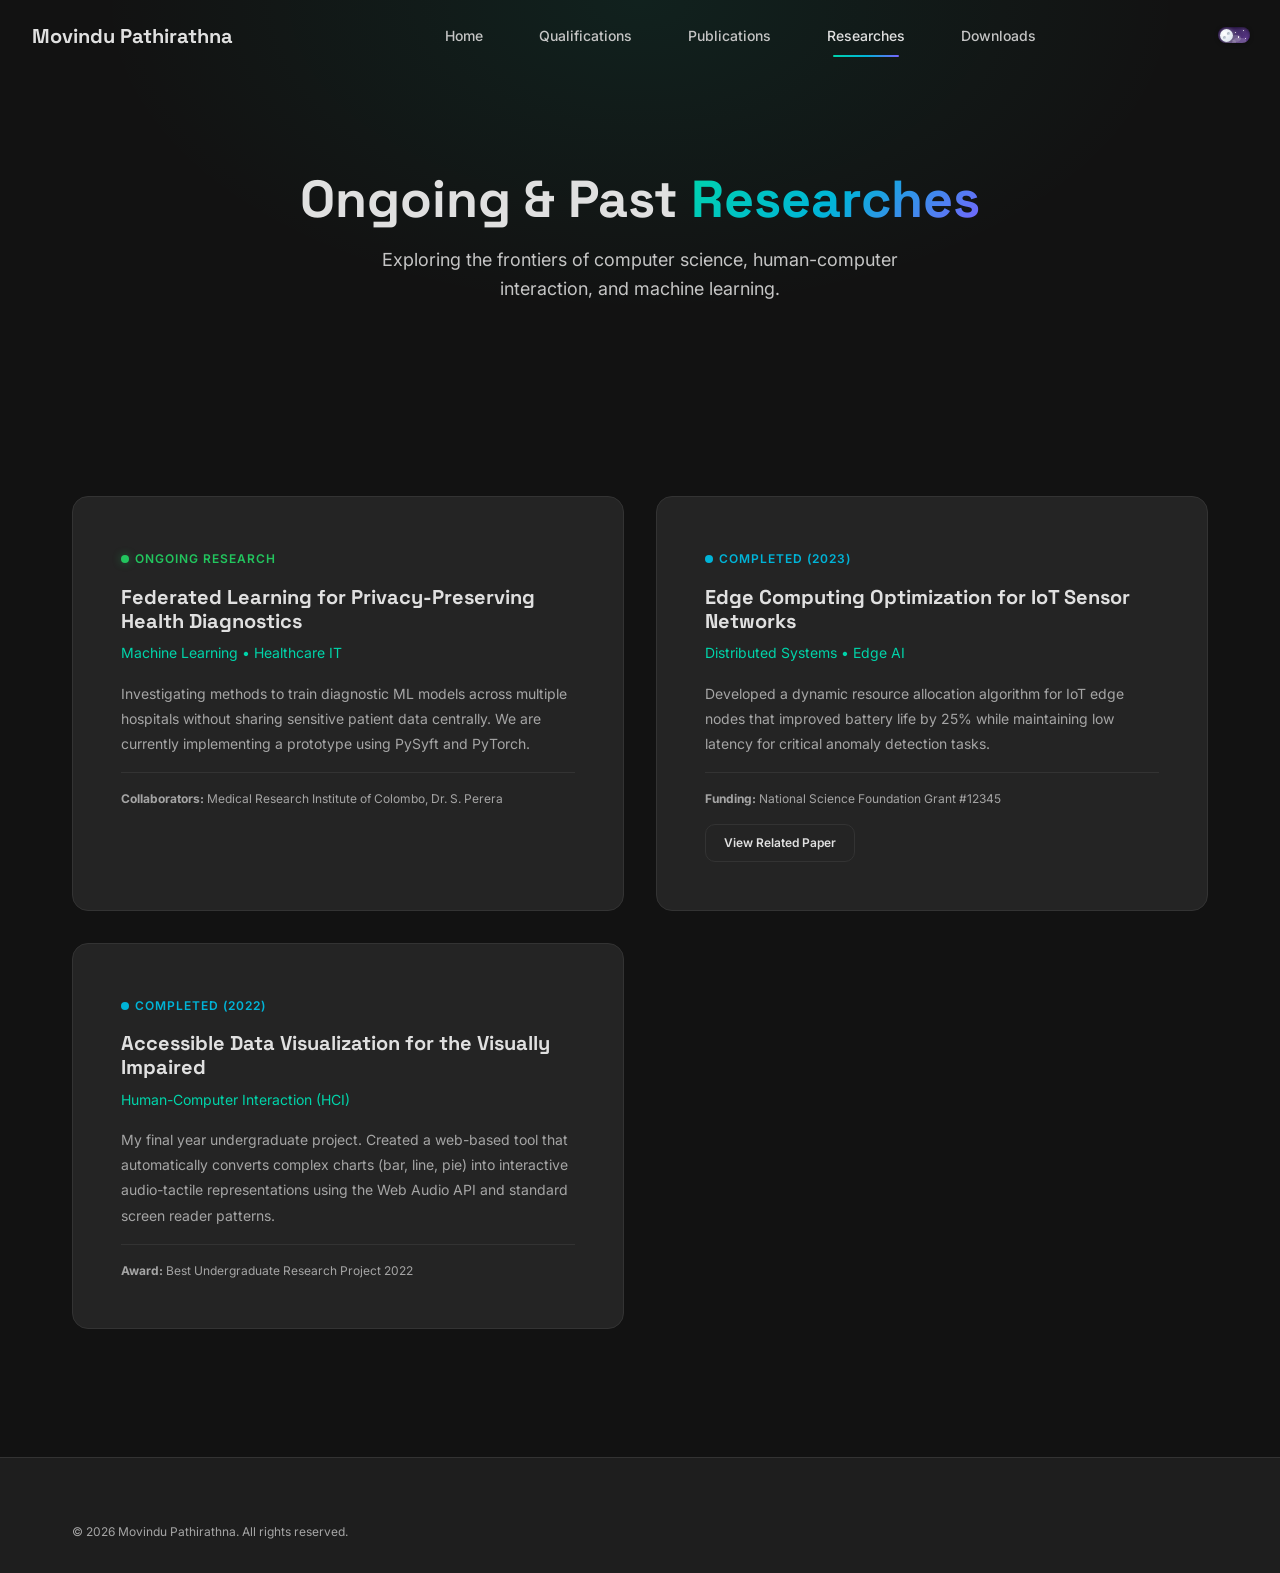
<file: researches.html>
<!DOCTYPE html>
<html lang="en">

<head>
    <meta charset="UTF-8">
    <meta name="viewport" content="width=device-width, initial-scale=1.0">
    <title>Researches | Movindu Pathirathna</title>

    <link rel="stylesheet" href="css/style.css">
    <link rel="stylesheet" href="css/animations.css">
    <link rel="stylesheet" href="css/responsive.css">
</head>

<body>
    <!-- Navigation -->
    <nav class="navbar">
        <div class="container">
            <a href="index.html" class="nav-logo">
                Movindu Pathirathna
            </a>

            <div class="nav-links">
                <a href="index.html" class="nav-link">Home</a>
                <a href="qualifications.html" class="nav-link">Qualifications</a>
                <a href="publications.html" class="nav-link">Publications</a>
                <a href="researches.html" class="nav-link active">Researches</a>
                <a href="downloads.html" class="nav-link">Downloads</a>
            </div>

            <div class="nav-right-controls">
                <!-- Day / Night Toggle Switch -->
                <button id="themeToggle" class="theme-toggle-switch" aria-label="Toggle light/dark mode"
                    title="Toggle light/dark mode">
                    <span class="switch-track">
                        <span class="sky-stars">
                            <span class="star star-1"></span>
                            <span class="star star-2"></span>
                            <span class="star star-3"></span>
                            <span class="star star-4"></span>
                        </span>
                        <span class="sky-clouds">
                            <span class="cloud cloud-1"></span>
                            <span class="cloud cloud-2"></span>
                            <span class="cloud cloud-3"></span>
                        </span>
                        <span class="switch-thumb">
                            <span class="moon-craters">
                                <span class="crater crater-1"></span>
                                <span class="crater crater-2"></span>
                            </span>
                        </span>
                    </span>
                </button>

                <div class="nav-hamburger">
                    <span></span>
                    <span></span>
                    <span></span>
                </div>
            </div>
        </div>
    </nav>

    <!-- Mobile Navigation Menu -->
    <div class="nav-mobile">
        <a href="index.html" class="nav-link">Home</a>
        <a href="qualifications.html" class="nav-link">Qualifications</a>
        <a href="publications.html" class="nav-link">Publications</a>
        <a href="researches.html" class="nav-link">Researches</a>
        <a href="downloads.html" class="nav-link">Downloads</a>
    </div>

    <!-- Page Header -->
    <header class="page-header">
        <div class="container">
            <h1 class="hero-entrance">Ongoing & Past <span class="gradient-text">Researches</span></h1>
            <p class="hero-entrance hero-entrance-delay-1">Exploring the frontiers of computer science, human-computer
                interaction, and machine learning.</p>
        </div>
    </header>

    <!-- Researches Section -->
    <section class="section pt-0">
        <div class="container">

            <div class="grid-2">
                <!-- Research 1 -->
                <div class="research-card reveal delay-1">
                    <div class="research-status ongoing">
                        <div class="dot"></div>
                        Ongoing Research
                    </div>
                    <h3>Federated Learning for Privacy-Preserving Health Diagnostics</h3>
                    <div class="field">Machine Learning &bull; Healthcare IT</div>
                    <p>Investigating methods to train diagnostic ML models across multiple hospitals without sharing sensitive patient data centrally. We are currently implementing a prototype using PySyft and PyTorch.</p>
                    <div class="research-collaborators">
                        <span><strong>Collaborators:</strong> Medical Research Institute of Colombo, Dr. S. Perera</span>
                    </div>
                </div>

                <!-- Research 2 -->
                <div class="research-card reveal delay-2">
                    <div class="research-status completed">
                        <div class="dot"></div>
                        Completed (2023)
                    </div>
                    <h3>Edge Computing Optimization for IoT Sensor Networks</h3>
                    <div class="field">Distributed Systems &bull; Edge AI</div>
                    <p>Developed a dynamic resource allocation algorithm for IoT edge nodes that improved battery life by 25% while maintaining low latency for critical anomaly detection tasks.</p>
                    <div class="research-collaborators">
                        <span><strong>Funding:</strong> National Science Foundation Grant #12345</span>
                    </div>
                    <div style="margin-top: 16px;">
                        <a href="publications.html" class="btn btn-sm btn-outline">View Related Paper</a>
                    </div>
                </div>

                <!-- Research 3 -->
                <div class="research-card reveal delay-3">
                    <div class="research-status completed">
                        <div class="dot"></div>
                        Completed (2022)
                    </div>
                    <h3>Accessible Data Visualization for the Visually Impaired</h3>
                    <div class="field">Human-Computer Interaction (HCI)</div>
                    <p>My final year undergraduate project. Created a web-based tool that automatically converts complex charts (bar, line, pie) into interactive audio-tactile representations using the Web Audio API and standard screen reader patterns.</p>
                    <div class="research-collaborators">
                        <span><strong>Award:</strong> Best Undergraduate Research Project 2022</span>
                    </div>
                </div>
            </div>
        </div>
    </section>

    <!-- Footer -->
    <footer class="footer">
        <div class="container">
            <div class="footer-bottom" style="border-top: none; padding-top: 0;">
                <p>&copy; 2026 Movindu Pathirathna. All rights reserved.</p>
            </div>
        </div>
    </footer>

    <!-- Scripts -->
    <script src="js/main.js"></script>
</body>

</html>
</file>
<file: css/style.css>
/* ================================================
   DESIGN SYSTEM — Movindu Pathirathna Portfolio
   ================================================ */

/* ---------- Google Fonts ---------- */
@import url('https://fonts.googleapis.com/css2?family=Inter:wght@300;400;500;600;700&family=Space+Grotesk:wght@400;500;600;700&display=swap');

/* ---------- CSS Custom Properties ---------- */
:root {
  /* Colors — Dark Grey Theme */
  --bg-primary: #121212;
  --bg-secondary: #1e1e1e;
  --bg-card: #242424;
  --bg-card-hover: #2c2c2c;
  --bg-glass: rgba(36, 36, 36, 0.6);
  --bg-glass-border: rgba(255, 255, 255, 0.08);

  --border-primary: #333333;
  --border-hover: #404040;
  --border-accent: rgba(0, 212, 170, 0.3);

  --accent-primary: #00d4aa;
  --accent-secondary: #00b4d8;
  --accent-tertiary: #7b61ff;
  --accent-gradient: linear-gradient(135deg, #00d4aa 0%, #00b4d8 50%, #7b61ff 100%);
  --accent-gradient-hover: linear-gradient(135deg, #00e8bb 0%, #00c8ec 50%, #8f77ff 100%);
  --accent-glow: rgba(0, 212, 170, 0.15);
  --accent-glow-strong: rgba(0, 212, 170, 0.35);

  --text-primary: #e0e0e0;
  --text-secondary: #c5c5c5;
  --text-muted: #a5a5a5;
  --text-accent: #2cdab7;

  /* Typography */
  --font-body: 'Inter', -apple-system, BlinkMacSystemFont, 'Segoe UI', sans-serif;
  --font-heading: 'Space Grotesk', 'Inter', sans-serif;

  --fs-xs: 0.75rem;
  --fs-sm: 0.875rem;
  --fs-base: 1rem;
  --fs-md: 1.125rem;
  --fs-lg: 1.25rem;
  --fs-xl: 1.5rem;
  --fs-2xl: 2rem;
  --fs-3xl: 2.5rem;
  --fs-4xl: 3.25rem;
  --fs-5xl: 4rem;

  --fw-light: 300;
  --fw-regular: 400;
  --fw-medium: 500;
  --fw-semibold: 600;
  --fw-bold: 700;

  --lh-tight: 1.2;
  --lh-normal: 1.6;
  --lh-relaxed: 1.8;

  /* Spacing */
  --space-xs: 0.25rem;
  --space-sm: 0.6rem;
  --space-md: 1rem;
  --space-lg: 1.5rem;
  --space-xl: 2rem;
  --space-2xl: 3rem;
  --space-3xl: 4rem;
  --space-4xl: 6rem;
  --space-5xl: 8rem;

  /* Border Radius */
  --radius-sm: 6px;
  --radius-md: 10px;
  --radius-lg: 16px;
  --radius-xl: 24px;
  --radius-full: 50%;

  /* Shadows */
  --shadow-sm: 0 2px 8px rgba(0, 0, 0, 0.3);
  --shadow-md: 0 4px 16px rgba(0, 0, 0, 0.4);
  --shadow-lg: 0 8px 32px rgba(0, 0, 0, 0.5);
  --shadow-glow: 0 0 20px rgba(0, 212, 170, 0.15);
  --shadow-glow-strong: 0 0 40px rgba(0, 212, 170, 0.25);

  /* Transitions */
  --transition-fast: 0.2s cubic-bezier(0.4, 0, 0.2, 1);
  --transition-base: 0.3s cubic-bezier(0.4, 0, 0.2, 1);
  --transition-slow: 0.5s cubic-bezier(0.4, 0, 0.2, 1);
  --transition-spring: 0.6s cubic-bezier(0.34, 1.56, 0.64, 1);

  /* Z-index layers */
  --z-base: 1;
  --z-dropdown: 10;
  --z-sticky: 50;
  --z-overlay: 100;
  --z-modal: 200;
  --z-toast: 300;

  /* Layout */
  --container-max: 1200px;
  --nav-height: 72px;

  /* Hero image */
  --hero-bg-image: url('../assets/images/backup/profile black.jpg');
}

/* ================================================
   LIGHT MODE OVERRIDES
   ================================================ */
body.light-mode {
  /* Backgrounds — solid light grey */
  --bg-primary: #d8dde3;
  --bg-secondary: #cdd3da;
  --bg-card: #e0e5eb;
  --bg-card-hover: #d5dbe2;
  --bg-glass: rgba(216, 221, 227, 0.9);
  --bg-glass-border: rgba(0, 0, 0, 0.08);

  /* Borders */
  --border-primary: #000000;
  --border-hover: #004faf;
  --border-accent: rgba(0, 4, 73, 0.4);

  /* Accent & Gradient — deep navy blue from reference */
  --accent-primary: #000c50;
  --accent-secondary: #001a80;
  --accent-tertiary: #0a2a9a;
  --accent-gradient: linear-gradient(135deg, #000820 0%, #001040 50%, #001a5c 100%);
  --accent-gradient-hover: linear-gradient(135deg, #001030 0%, #001a5e 50%, #002480 100%);
  --accent-glow: rgba(0, 16, 106, 0.18);
  --accent-glow-strong: rgba(0, 16, 106, 0.35);

  /* Text — crisp high contrast dark mode inverted */
  --text-primary: #1f1f1f;
  --text-secondary: #1d1d1d;
  --text-muted: #1d1d1d;
  --text-accent: #000362;

  /* Shadows lightened */
  --shadow-sm: 0 2px 8px rgba(0, 0, 0, 0.06);
  --shadow-md: 0 4px 16px rgba(0, 0, 0, 0.08);
  --shadow-lg: 0 8px 32px rgba(0, 0, 0, 0.12);
  --shadow-glow: 0 0 20px rgba(0, 16, 106, 0.2);
  --shadow-glow-strong: 0 0 35px rgba(0, 16, 106, 0.35);

  /* Hero image swap */
  --hero-bg-image: url('../assets/images/backup/profile white.png');
}

/* ---------- Reset & Base ---------- */
*,
*::before,
*::after {
  margin: 0;
  padding: 0;
  box-sizing: border-box;
}

html {
  scroll-behavior: smooth;
  scroll-padding-top: var(--nav-height);
}

body {
  font-family: var(--font-body);
  font-size: var(--fs-base);
  font-weight: var(--fw-regular);
  line-height: var(--lh-normal);
  color: var(--text-primary);
  background-color: var(--bg-primary);
  -webkit-font-smoothing: antialiased;
  -moz-osx-font-smoothing: grayscale;
  overflow-x: hidden;
}

a {
  color: var(--text-accent);
  text-decoration: none;
  transition: color var(--transition-fast);
}

a:hover {
  color: var(--accent-secondary);
}

img {
  max-width: 100%;
  height: auto;
  display: block;
}

ul,
ol {
  list-style: none;
}

button {
  cursor: pointer;
  font-family: inherit;
  border: none;
  background: none;
  color: inherit;
}

input,
textarea {
  font-family: inherit;
  font-size: inherit;
  color: inherit;
  background: none;
  border: none;
  outline: none;
}

::selection {
  background: rgba(0, 212, 170, 0.3);
  color: #fff;
}

::-webkit-scrollbar {
  width: 8px;
}

::-webkit-scrollbar-track {
  background: var(--bg-secondary);
}

::-webkit-scrollbar-thumb {
  background: var(--border-primary);
  border-radius: 4px;
}

::-webkit-scrollbar-thumb:hover {
  background: var(--border-hover);
}

/* ---------- Container ---------- */
.container {
  width: 100%;
  max-width: var(--container-max);
  margin: 0 auto;
  padding: 0 var(--space-xl);
}

/* ---------- Section ---------- */
.section {
  padding: var(--space-5xl) 0;
  position: relative;
}

.section-header {
  text-align: center;
  margin-bottom: var(--space-4xl);
}

.section-label {
  display: inline-block;
  font-family: var(--font-heading);
  font-size: var(--fs-sm);
  font-weight: var(--fw-semibold);
  text-transform: uppercase;
  letter-spacing: 3px;
  color: var(--accent-primary);
  margin-bottom: var(--space-md);
  position: relative;
}

.section-label::before,
.section-label::after {
  content: '';
  position: absolute;
  top: 50%;
  width: 30px;
  height: 1px;
  background: var(--accent-primary);
  opacity: 0.4;
}

.section-label::before {
  right: calc(100% + 12px);
}

.section-label::after {
  left: calc(100% + 12px);
}

.section-title {
  font-family: var(--font-heading);
  font-size: var(--fs-3xl);
  font-weight: var(--fw-bold);
  line-height: var(--lh-tight);
  color: var(--text-primary);
  margin-bottom: var(--space-md);
}

.section-subtitle {
  font-size: var(--fs-md);
  color: var(--text-secondary);
  max-width: 600px;
  margin: 0 auto;
}

/* ---------- Typography ---------- */
h1,
h2,
h3,
h4,
h5,
h6 {
  font-family: var(--font-heading);
  font-weight: var(--fw-bold);
  line-height: var(--lh-tight);
}

.gradient-text {
  background: var(--accent-gradient);
  -webkit-background-clip: text;
  -webkit-text-fill-color: transparent;
  background-clip: text;
}

/* ---------- Navigation ---------- */
.navbar {
  position: fixed;
  top: 0;
  left: 0;
  right: 0;
  height: var(--nav-height);
  z-index: var(--z-sticky);
  transition: background var(--transition-base), box-shadow var(--transition-base);
}

.navbar.scrolled {
  background: rgba(10, 10, 15, 0.85);
  backdrop-filter: blur(20px);
  -webkit-backdrop-filter: blur(20px);
  box-shadow: 0 1px 0 var(--bg-glass-border);
}

body.light-mode .navbar.scrolled {
  background: rgba(235, 235, 235, 0.88);
}

.navbar .container {
  display: flex;
  align-items: center;
  justify-content: space-between;
  height: 100%;
  max-width: 100%;
  padding-left: var(--space-xl);
  padding-right: var(--space-xl);
}

.nav-logo {
  font-family: var(--font-heading);
  font-size: var(--fs-lg);
  font-weight: var(--fw-bold);
  color: var(--text-primary);
  display: flex;
  align-items: center;
  gap: var(--space-sm);
  white-space: nowrap;
}

.nav-logo .logo-accent {
  color: var(--accent-primary);
}

.nav-links {
  display: flex;
  align-items: center;
  gap: var(--space-lg);
}

.nav-link {
  font-size: var(--fs-sm);
  font-weight: var(--fw-medium);
  color: var(--text-secondary);
  padding: var(--space-sm) var(--space-md);
  border-radius: var(--radius-sm);
  position: relative;
  transition: color var(--transition-fast);
}

.nav-link::after {
  content: '';
  position: absolute;
  bottom: 0;
  left: 50%;
  width: 0;
  height: 2px;
  background: var(--accent-gradient);
  transition: width var(--transition-base), left var(--transition-base);
  border-radius: 1px;
}

.nav-link:hover,
.nav-link.active {
  color: var(--text-primary);
}

.nav-link:hover::after,
.nav-link.active::after {
  width: 60%;
  left: 20%;
}

/* Nav right controls wrapper */
.nav-right-controls {
  display: flex;
  align-items: center;
  gap: var(--space-md);
}

/* Day / Night Switch Toggle (Capsule Design — fixed top-right) */
.theme-toggle-switch {
  position: fixed;
  top: 27px;
  right: 30px;
  z-index: var(--z-toast);
  width: 32px;
  height: 16px;
  padding: 0;
  border: none;
  background: none;
  cursor: pointer;
  outline: none;
  flex-shrink: 0;
}

.switch-track {
  position: absolute;
  top: 0;
  left: 0;
  width: 100%;
  height: 100%;
  border-radius: 16px;
  background: linear-gradient(135deg, #2b1055 0%, #432b68 50%, #5d368e 100%);
  overflow: hidden;
  box-shadow: inset 0 1px 3px rgba(0, 0, 0, 0.5), 0 1px 4px rgba(0, 0, 0, 0.25);
  transition: background 0.4s cubic-bezier(0.4, 0, 0.2, 1), box-shadow 0.4s ease;
}

body.light-mode .switch-track {
  background: linear-gradient(135deg, #87ceeb 0%, #a4e0f4 50%, #cbeeef 100%);
  box-shadow: inset 0 1px 2px rgba(0, 0, 0, 0.15), 0 1px 4px rgba(0, 0, 0, 0.1);
}

/* Stars in Night Sky */
.sky-stars {
  position: absolute;
  inset: 0;
  transition: opacity 0.4s ease;
  opacity: 1;
}

body.light-mode .sky-stars {
  opacity: 0;
}

.star {
  position: absolute;
  background: #ffffff;
  border-radius: 50%;
  box-shadow: 0 0 3px #ffffff;
}

.star-1 {
  top: 3px;
  right: 6px;
  width: 1px;
  height: 1px;
}

.star-2 {
  top: 9px;
  right: 11px;
  width: 1.5px;
  height: 1.5px;
}

.star-3 {
  top: 5px;
  right: 14px;
  width: 1px;
  height: 1px;
}

.star-4 {
  top: 11px;
  right: 4px;
  width: 1px;
  height: 1px;
}

/* Clouds (Night and Day) */
.sky-clouds {
  position: absolute;
  inset: 0;
  transition: opacity 0.4s ease, transform 0.4s ease;
  opacity: 0.7;
}

.cloud {
  position: absolute;
  background: rgba(255, 255, 255, 0.25);
  border-radius: 10px;
}

.cloud-1 {
  bottom: -1px;
  right: 3px;
  width: 15px;
  height: 6px;
  border-radius: 5px 5px 0 0;
}

.cloud-2 {
  bottom: 1px;
  right: 9px;
  width: 10px;
  height: 7px;
  border-radius: 50%;
}

.cloud-3 {
  bottom: -2px;
  right: 14px;
  width: 11px;
  height: 5px;
  border-radius: 5px;
}

/* Fluffy Bright Clouds in Light Mode */
body.light-mode .cloud-1 {
  background: #ffffff;
  width: 18px;
  height: 8px;
  right: 9px;
  bottom: -1px;
}

body.light-mode .cloud-2 {
  background: #ffffff;
  width: 12px;
  height: 9px;
  right: 15px;
  bottom: 0px;
}

body.light-mode .cloud-3 {
  background: rgba(255, 255, 255, 0.75);
  width: 13px;
  height: 6px;
  right: 3px;
  bottom: -1px;
}

/* Switch Thumb (Moon in Night mode, Sun in Day mode) */
.switch-thumb {
  position: absolute;
  top: 1.5px;
  left: 1.5px;
  width: 13px;
  height: 13px;
  border-radius: 50%;
  background: radial-gradient(circle at 35% 35%, #ffffff 0%, #e2e8f0 65%, #cbd5e1 100%);
  box-shadow: 0 1px 3px rgba(0, 0, 0, 0.35), 0 0 4px rgba(255, 255, 255, 0.5);
  transition: transform 0.4s cubic-bezier(0.34, 1.56, 0.64, 1), background 0.4s ease, box-shadow 0.4s ease;
  z-index: 2;
}

/* Craters on Moon */
.moon-craters {
  position: absolute;
  inset: 0;
  border-radius: 50%;
  opacity: 1;
  transition: opacity 0.3s ease;
}

.crater {
  position: absolute;
  background: #cbd5e1;
  border-radius: 50%;
  box-shadow: inset 1px 1px 1px rgba(0, 0, 0, 0.15);
}

.crater-1 {
  top: 3px;
  left: 7px;
  width: 3px;
  height: 3px;
}

.crater-2 {
  top: 7px;
  left: 3px;
  width: 3px;
  height: 3px;
}

/* Light Mode — Sliding Sun */
body.light-mode .switch-thumb {
  transform: translateX(16px);
  background: radial-gradient(circle at 35% 35%, #fff579 0%, #ffc837 60%, #ffa800 100%);
  box-shadow: 0 1px 3px rgba(0, 0, 0, 0.15), 0 0 8px rgba(255, 190, 0, 0.9);
}

body.light-mode .moon-craters {
  opacity: 0;
}

/* Hamburger */
.nav-hamburger {
  display: none;
  flex-direction: column;
  gap: 5px;
  padding: var(--space-sm);
  cursor: pointer;
  z-index: var(--z-overlay);
}

.nav-hamburger span {
  display: block;
  width: 24px;
  height: 2px;
  background: var(--text-primary);
  border-radius: 2px;
  transition: transform var(--transition-base), opacity var(--transition-fast);
}

.nav-hamburger.active span:nth-child(1) {
  transform: rotate(45deg) translate(5px, 5px);
}

.nav-hamburger.active span:nth-child(2) {
  opacity: 0;
}

.nav-hamburger.active span:nth-child(3) {
  transform: rotate(-45deg) translate(5px, -5px);
}

/* Mobile menu */
.nav-mobile {
  display: none;
  position: fixed;
  top: 0;
  left: 0;
  right: 0;
  bottom: 0;
  background: rgba(10, 10, 15, 0.95);
  backdrop-filter: blur(20px);
  -webkit-backdrop-filter: blur(20px);
  z-index: var(--z-overlay);
  flex-direction: column;
  align-items: center;
  justify-content: center;
  gap: var(--space-xl);
  opacity: 0;
  pointer-events: none;
  transition: opacity var(--transition-base);
}

body.light-mode .nav-mobile {
  background: rgba(235, 235, 235, 0.97);
}

.nav-mobile.open {
  opacity: 1;
  pointer-events: all;
}

.nav-mobile .nav-link {
  font-size: var(--fs-xl);
}

/* ---------- Hero Section ---------- */
.hero {
  min-height: 100vh;
  display: relative;
  align-items: center;
  padding-top: var(--nav-height);
  position: relative;
  overflow: hidden;
  background-image: var(--hero-bg-image);
  background-size: cover;
  background-position: center top;
  background-repeat: no-repeat;
  transition: background-image 0.4s ease;
}

.hero .container {
  position: relative;
  z-index: var(--z-base);
  display: flex;
  align-items: center;
  justify-content: flex-end;
}

.hero-content {
  width: 700px;
  flex-shrink: 0;
  background: transparent;
  border: none;
  padding-top: var(--space-5xl);
}

.hero-greeting {
  font-size: var(--fs-md);
  color: var(--accent-primary);
  font-weight: var(--fw-medium);
  margin-bottom: var(--space-sm);
  display: flex;
  align-items: center;
  gap: var(--space-sm);
}

.hero-name {
  font-family: var(--font-heading);
  font-size: var(--fs-5xl);
  font-weight: var(--fw-bold);
  line-height: var(--lh-tight);
  margin-bottom: var(--space-md);
}

.hero-name .typewriter {
  display: inline;
}

.hero-name .cursor {
  display: inline-block;
  width: 3px;
  height: 0.9em;
  background: var(--accent-primary);
  margin-left: 2px;
  animation: blink 1s step-end infinite;
  vertical-align: text-bottom;
}

@keyframes blink {

  0%,
  50% {
    opacity: 1;
  }

  51%,
  100% {
    opacity: 0;
  }
}

.hero-tagline {
  font-size: var(--fs-lg);
  color: var(--text-secondary);
  margin-bottom: var(--space-lg);
  max-width: 520px;
}

.hero-description {
  font-size: var(--fs-base);
  color: var(--text-muted);
  line-height: var(--lh-relaxed);
  margin-bottom: var(--space-2xl);
  max-width: 520px;
}

.hero-actions {
  display: flex;
  gap: var(--space-md);
  flex-wrap: wrap;
}

/* ---------- Buttons ---------- */
.btn {
  display: inline-flex;
  align-items: center;
  justify-content: center;
  gap: var(--space-sm);
  padding: 12px 28px;
  font-size: var(--fs-sm);
  font-weight: var(--fw-semibold);
  border-radius: var(--radius-md);
  transition: all var(--transition-base);
  position: relative;
  overflow: hidden;
}

.btn::before {
  content: '';
  position: absolute;
  top: 50%;
  left: 50%;
  width: 0;
  height: 0;
  border-radius: var(--radius-full);
  background: rgba(255, 255, 255, 0.15);
  transition: width 0.6s ease, height 0.6s ease;
  transform: translate(-50%, -50%);
}

.btn:active::before {
  width: 300px;
  height: 300px;
}

.btn-primary {
  background: var(--accent-gradient);
  color: #0a0a0f;
  font-weight: var(--fw-bold);
}

.btn-primary:hover {
  background: var(--accent-gradient-hover);
  box-shadow: var(--shadow-glow-strong);
  transform: translateY(-2px);
  color: #0a0a0f;
}

/* Light mode: navy gradient needs white text */
body.light-mode .btn-primary,
body.light-mode .btn-primary:hover {
  color: #ffffff;
}

.btn-outline {
  border: 1px solid var(--border-primary);
  color: var(--text-primary);
  background: transparent;
}

.btn-outline:hover {
  border-color: var(--accent-primary);
  color: var(--accent-primary);
  box-shadow: var(--shadow-glow);
  transform: translateY(-2px);
}

.btn-sm {
  padding: 8px 18px;
  font-size: var(--fs-xs);
}

.btn-icon {
  width: 44px;
  height: 44px;
  padding: 0;
  border-radius: var(--radius-md);
  border: 1px solid var(--border-primary);
  display: inline-flex;
  align-items: center;
  justify-content: center;
}

.btn-icon:hover {
  border-color: var(--accent-primary);
  box-shadow: var(--shadow-glow);
  transform: translateY(-2px);
}

.btn-icon svg {
  width: 20px;
  height: 20px;
}

/* ---------- Cards ---------- */
.card {
  background: var(--bg-card);
  border: 1px solid var(--border-primary);
  border-radius: var(--radius-lg);
  padding: var(--space-xl);
  transition: all var(--transition-base);
  position: relative;
  overflow: hidden;
}

.card::before {
  content: '';
  position: absolute;
  top: 0;
  left: 0;
  right: 0;
  height: 2px;
  background: var(--accent-gradient);
  opacity: 0;
  transition: opacity var(--transition-base);
}

.card:hover {
  border-color: var(--border-hover);
  background: var(--bg-card-hover);
  transform: translateY(-4px);
  box-shadow: var(--shadow-lg);
}

.card:hover::before {
  opacity: 1;
}

.glass-card {
  background: var(--bg-glass);
  backdrop-filter: blur(16px);
  -webkit-backdrop-filter: blur(16px);
  border: 1px solid var(--bg-glass-border);
  border-radius: var(--radius-lg);
  padding: var(--space-xl);
}

/* ---------- Grid Layouts ---------- */
.grid-2 {
  display: grid;
  grid-template-columns: repeat(2, 1fr);
  gap: var(--space-xl);
}

.grid-3 {
  display: grid;
  grid-template-columns: repeat(3, 1fr);
  gap: var(--space-xl);
}

.grid-4 {
  display: grid;
  grid-template-columns: repeat(4, 1fr);
  gap: var(--space-xl);
}

/* ---------- Tags ---------- */
.tag {
  display: inline-block;
  padding: 4px 12px;
  font-size: var(--fs-xs);
  font-weight: var(--fw-medium);
  border-radius: var(--radius-sm);
  background: rgba(0, 212, 170, 0.1);
  color: var(--accent-primary);
  border: 1px solid rgba(0, 212, 170, 0.15);
}

.tag-secondary {
  background: rgba(0, 180, 216, 0.1);
  color: var(--accent-secondary);
  border-color: rgba(0, 180, 216, 0.15);
}

.tag-tertiary {
  background: rgba(123, 97, 255, 0.1);
  color: var(--accent-tertiary);
  border-color: rgba(123, 97, 255, 0.15);
}

.tags {
  display: flex;
  flex-wrap: wrap;
  gap: var(--space-sm);
}

/* ---------- Timeline ---------- */
.timeline {
  position: relative;
  padding-left: var(--space-3xl);
}

.timeline::before {
  content: '';
  position: absolute;
  left: 12px;
  top: 0;
  bottom: 0;
  width: 2px;
  background: linear-gradient(to bottom, var(--accent-primary), var(--accent-secondary), transparent);
}

.timeline-item {
  position: relative;
  margin-bottom: var(--space-2xl);
}

.timeline-dot {
  position: absolute;
  left: calc(-1 * var(--space-3xl) + 6px);
  top: 6px;
  width: 14px;
  height: 14px;
  border-radius: var(--radius-full);
  background: var(--accent-primary);
  border: 3px solid var(--bg-primary);
  box-shadow: 0 0 10px rgba(0, 212, 170, 0.4);
}

.timeline-date {
  font-size: var(--fs-sm);
  color: var(--accent-primary);
  font-weight: var(--fw-semibold);
  margin-bottom: var(--space-sm);
}

.timeline-card {
  background: var(--bg-card);
  border: 1px solid var(--border-primary);
  border-radius: var(--radius-lg);
  padding: var(--space-xl);
  transition: all var(--transition-base);
}

.timeline-card:hover {
  border-color: var(--border-accent);
  box-shadow: var(--shadow-glow);
  transform: translateX(4px);
}

.timeline-card h3 {
  font-size: var(--fs-lg);
  margin-bottom: var(--space-xs);
}

.timeline-card .subtitle {
  font-size: var(--fs-sm);
  color: var(--text-secondary);
  margin-bottom: var(--space-md);
}

.timeline-card p {
  font-size: var(--fs-sm);
  color: var(--text-muted);
  line-height: var(--lh-relaxed);
}

/* ---------- Project Cards ---------- */
.project-card {
  background: var(--bg-card);
  border: 1px solid var(--border-primary);
  border-radius: var(--radius-lg);
  overflow: hidden;
  transition: all var(--transition-base);
}

.project-card:hover {
  border-color: var(--border-hover);
  transform: translateY(-6px);
  box-shadow: var(--shadow-lg), var(--shadow-glow);
}

.project-card-image {
  width: 100%;
  height: 200px;
  object-fit: cover;
  border-bottom: 1px solid var(--border-primary);
}

.project-card-body {
  padding: var(--space-xl);
}

.project-card-body h3 {
  font-size: var(--fs-lg);
  margin-bottom: var(--space-sm);
}

.project-card-body p {
  font-size: var(--fs-sm);
  color: var(--text-secondary);
  line-height: var(--lh-relaxed);
  margin-bottom: var(--space-md);
}

.project-card-footer {
  display: flex;
  justify-content: space-between;
  align-items: center;
  margin-top: var(--space-md);
}

/* ---------- Contact Section ---------- */
.contact-grid {
  display: grid;
  grid-template-columns: 1fr 1fr;
  gap: var(--space-3xl);
  align-items: start;
}

.contact-info-item {
  display: flex;
  align-items: center;
  gap: var(--space-md);
  padding: var(--space-md) 0;
}

.contact-icon {
  width: 48px;
  height: 48px;
  border-radius: var(--radius-md);
  background: rgba(0, 14, 121, 0.2);
  border: 1px solid rgba(0, 212, 170, 0.15);
  display: flex;
  align-items: center;
  justify-content: center;
  flex-shrink: 0;
  transition: all var(--transition-base);
}



.contact-icon svg {
  width: 22px;
  height: 22px;
  color: var(--accent-primary);
}

.contact-info-item .label {
  font-size: var(--fs-xs);
  color: var(--text-muted);
  text-transform: uppercase;
  letter-spacing: 1px;
  margin-bottom: 2px;
}

.contact-info-item .value {
  font-size: var(--fs-sm);
  color: var(--text-primary);
}

/* Contact Form */
.form-group {
  margin-bottom: var(--space-lg);
}

.form-group label {
  display: block;
  font-size: var(--fs-sm);
  font-weight: var(--fw-medium);
  color: var(--text-secondary);
  margin-bottom: var(--space-sm);
}

.form-control {
  width: 100%;
  padding: 12px 16px;
  background: var(--bg-card);
  border: 1px solid var(--border-primary);
  border-radius: var(--radius-md);
  color: var(--text-primary);
  font-size: var(--fs-sm);
  transition: border-color var(--transition-fast), box-shadow var(--transition-fast);
}

.form-control:focus {
  border-color: var(--accent-primary);
  box-shadow: 0 0 0 3px rgba(0, 212, 170, 0.1);
}

.form-control::placeholder {
  color: var(--text-muted);
}

textarea.form-control {
  min-height: 120px;
  resize: vertical;
}

/* ---------- Social Links ---------- */
.social-links {
  display: flex;
  gap: var(--space-md);
}

.social-link {
  width: 44px;
  height: 44px;
  border-radius: var(--radius-md);
  border: 1px solid var(--border-primary);
  display: flex;
  align-items: center;
  justify-content: center;
  color: var(--text-secondary);
  transition: all var(--transition-base);
}

.social-link:hover {
  border-color: var(--accent-primary);
  color: var(--accent-primary);
  box-shadow: var(--shadow-glow);
  transform: translateY(-3px);
}

.social-link svg {
  width: 20px;
  height: 20px;
}

/* ---------- Footer ---------- */
.footer {
  background: var(--bg-secondary);
  border-top: 1px solid var(--border-primary);
  padding: var(--space-3xl) 0 var(--space-xl);
}

.footer-grid {
  display: grid;
  grid-template-columns: 2fr 1fr 1fr;
  gap: var(--space-3xl);
  margin-bottom: var(--space-2xl);
}

.footer-brand p {
  font-size: var(--fs-sm);
  color: var(--text-muted);
  margin-top: var(--space-md);
  max-width: 300px;
  line-height: var(--lh-relaxed);
}

.footer h4 {
  font-size: var(--fs-sm);
  font-weight: var(--fw-semibold);
  text-transform: uppercase;
  letter-spacing: 2px;
  color: var(--text-secondary);
  margin-bottom: var(--space-lg);
}

.footer-links li {
  margin-bottom: var(--space-sm);
}

.footer-links a {
  font-size: var(--fs-sm);
  color: var(--text-muted);
  transition: color var(--transition-fast), padding-left var(--transition-fast);
}

.footer-links a:hover {
  color: var(--accent-primary);
  padding-left: 4px;
}

.footer-bottom {
  border-top: 1px solid var(--border-primary);
  padding-top: var(--space-xl);
  display: flex;
  justify-content: space-between;
  align-items: center;
}

.footer-bottom p {
  font-size: var(--fs-xs);
  color: var(--text-muted);
}

/* ---------- Downloads Section ---------- */
.downloads-grid {
  display: grid;
  gap: var(--space-md);
}

.download-item {
  display: flex;
  align-items: center;
  gap: var(--space-lg);
  padding: var(--space-lg) var(--space-xl);
  background: var(--bg-card);
  border: 1px solid var(--border-primary);
  border-radius: var(--radius-lg);
  transition: all var(--transition-base);
}

.download-item:hover {
  border-color: var(--border-accent);
  box-shadow: var(--shadow-glow);
  transform: translateX(4px);
}

.download-icon {
  width: 48px;
  height: 48px;
  border-radius: var(--radius-md);
  background: rgba(0, 180, 216, 0.1);
  border: 1px solid rgba(0, 180, 216, 0.15);
  display: flex;
  align-items: center;
  justify-content: center;
  flex-shrink: 0;
}

.download-icon svg {
  width: 24px;
  height: 24px;
  color: var(--accent-secondary);
}

.download-info {
  flex: 1;
}

.download-info h4 {
  font-size: var(--fs-base);
  margin-bottom: 2px;
}

.download-info p {
  font-size: var(--fs-xs);
  color: var(--text-muted);
}

.download-size {
  font-size: var(--fs-xs);
  color: var(--text-muted);
  margin-right: var(--space-md);
  white-space: nowrap;
}

/* ---------- Page Header ---------- */
.page-header {
  padding: calc(var(--nav-height) + var(--space-4xl)) 0 var(--space-3xl);
  text-align: center;
  position: relative;
  overflow: hidden;
}

.page-header::before {
  content: '';
  position: absolute;
  top: 0;
  left: 0;
  right: 0;
  bottom: 0;
  background: radial-gradient(ellipse at 50% 0%, rgba(0, 212, 170, 0.08) 0%, transparent 60%);
}

.page-header h1 {
  font-size: var(--fs-4xl);
  margin-bottom: var(--space-md);
  position: relative;
}

.page-header p {
  font-size: var(--fs-md);
  color: var(--text-secondary);
  max-width: 600px;
  margin: 0 auto;
  position: relative;
}

/* ---------- Publication Cards ---------- */
.pub-card {
  background: var(--bg-card);
  border: 1px solid var(--border-primary);
  border-radius: var(--radius-lg);
  padding: var(--space-2xl);
  transition: all var(--transition-base);
  position: relative;
}

.pub-card:hover {
  border-color: var(--border-accent);
  box-shadow: var(--shadow-glow);
  transform: translateY(-4px);
}

.pub-card .pub-type {
  display: inline-block;
  font-size: var(--fs-xs);
  font-weight: var(--fw-semibold);
  text-transform: uppercase;
  letter-spacing: 1px;
  color: var(--accent-primary);
  margin-bottom: var(--space-md);
}

.pub-card h3 {
  font-size: var(--fs-lg);
  margin-bottom: var(--space-sm);
  line-height: var(--lh-normal);
}

.pub-card .pub-authors {
  font-size: var(--fs-sm);
  color: var(--text-secondary);
  margin-bottom: var(--space-sm);
}

.pub-card .pub-venue {
  font-size: var(--fs-sm);
  color: var(--text-muted);
  font-style: italic;
  margin-bottom: var(--space-md);
}

.pub-card .pub-abstract {
  font-size: var(--fs-sm);
  color: var(--text-muted);
  line-height: var(--lh-relaxed);
  margin-bottom: var(--space-lg);
}

.pub-card-actions {
  display: flex;
  gap: var(--space-sm);
  flex-wrap: wrap;
}

/* ---------- Research Cards ---------- */
.research-card {
  background: var(--bg-card);
  border: 1px solid var(--border-primary);
  border-radius: var(--radius-lg);
  padding: var(--space-2xl);
  transition: all var(--transition-base);
}

.research-card:hover {
  border-color: var(--border-accent);
  box-shadow: var(--shadow-glow);
  transform: translateY(-4px);
}

.research-status {
  display: inline-flex;
  align-items: center;
  gap: 6px;
  font-size: var(--fs-xs);
  font-weight: var(--fw-semibold);
  text-transform: uppercase;
  letter-spacing: 1px;
  margin-bottom: var(--space-md);
}

.research-status .dot {
  width: 8px;
  height: 8px;
  border-radius: var(--radius-full);
}

.research-status.ongoing .dot {
  background: #22c55e;
  box-shadow: 0 0 8px rgba(34, 197, 94, 0.4);
  animation: pulse-dot 2s ease-in-out infinite;
}

.research-status.ongoing {
  color: #22c55e;
}

.research-status.completed .dot {
  background: var(--accent-secondary);
}

.research-status.completed {
  color: var(--accent-secondary);
}

@keyframes pulse-dot {

  0%,
  100% {
    opacity: 1;
  }

  50% {
    opacity: 0.4;
  }
}

.research-card h3 {
  font-size: var(--fs-lg);
  margin-bottom: var(--space-sm);
}

.research-card .field {
  font-size: var(--fs-sm);
  color: var(--accent-primary);
  margin-bottom: var(--space-md);
}

.research-card p {
  font-size: var(--fs-sm);
  color: var(--text-muted);
  line-height: var(--lh-relaxed);
  margin-bottom: var(--space-md);
}

.research-collaborators {
  display: flex;
  align-items: center;
  gap: var(--space-sm);
  margin-top: var(--space-md);
  padding-top: var(--space-md);
  border-top: 1px solid var(--border-primary);
}

.research-collaborators span {
  font-size: var(--fs-xs);
  color: var(--text-muted);
}

/* ---------- Skill Bars ---------- */
.skill-category {
  margin-bottom: var(--space-2xl);
}

.skill-category h3 {
  font-size: var(--fs-lg);
  margin-bottom: var(--space-lg);
  color: var(--text-primary);
}

.skill-item {
  margin-bottom: var(--space-md);
}

.skill-header {
  display: flex;
  justify-content: space-between;
  margin-bottom: var(--space-sm);
}

.skill-header span {
  font-size: var(--fs-sm);
  color: var(--text-secondary);
}

.skill-header .skill-level {
  color: var(--accent-primary);
  font-weight: var(--fw-semibold);
}

.skill-bar {
  width: 100%;
  height: 6px;
  background: var(--border-primary);
  border-radius: 3px;
  overflow: hidden;
}

.skill-bar-fill {
  height: 100%;
  background: var(--accent-gradient);
  border-radius: 3px;
  width: 0;
  transition: width 1.5s cubic-bezier(0.4, 0, 0.2, 1);
}

/* ---------- Certification Cards ---------- */
.cert-card {
  background: var(--bg-card);
  border: 1px solid var(--border-primary);
  border-radius: var(--radius-lg);
  padding: var(--space-xl);
  transition: all var(--transition-base);
  text-align: center;
}

.cert-card:hover {
  border-color: var(--border-accent);
  box-shadow: var(--shadow-glow);
  transform: translateY(-4px);
}

.cert-badge {
  width: 64px;
  height: 64px;
  margin: 0 auto var(--space-lg);
  border-radius: var(--radius-md);
  background: rgba(0, 212, 170, 0.1);
  display: flex;
  align-items: center;
  justify-content: center;
}

.cert-badge svg {
  width: 32px;
  height: 32px;
  color: var(--accent-primary);
}

.cert-card h4 {
  font-size: var(--fs-base);
  margin-bottom: var(--space-xs);
}

.cert-card .issuer {
  font-size: var(--fs-sm);
  color: var(--text-secondary);
  margin-bottom: var(--space-xs);
}

.cert-card .date {
  font-size: var(--fs-xs);
  color: var(--text-muted);
  margin-bottom: var(--space-md);
}

/* ---------- Filter Bar ---------- */
.filter-bar {
  display: flex;
  justify-content: center;
  gap: var(--space-sm);
  margin-bottom: var(--space-3xl);
  flex-wrap: wrap;
}

.filter-btn {
  padding: 8px 20px;
  font-size: var(--fs-sm);
  font-weight: var(--fw-medium);
  border-radius: var(--radius-xl);
  border: 1px solid var(--border-primary);
  color: var(--text-secondary);
  transition: all var(--transition-base);
}

.filter-btn:hover,
.filter-btn.active {
  border-color: var(--accent-primary);
  color: var(--accent-primary);
  background: rgba(0, 212, 170, 0.08);
}

/* ---------- Collaboration Cards ---------- */
.collab-card {
  background: var(--bg-card);
  border: 1px solid var(--border-primary);
  border-radius: var(--radius-lg);
  padding: var(--space-xl);
  text-align: center;
  transition: all var(--transition-base);
}

.collab-card:hover {
  border-color: var(--border-accent);
  box-shadow: var(--shadow-glow);
  transform: translateY(-4px);
}

.collab-avatar {
  width: 80px;
  height: 80px;
  border-radius: var(--radius-full);
  margin: 0 auto var(--space-lg);
  background: var(--accent-gradient);
  display: flex;
  align-items: center;
  justify-content: center;
  font-size: var(--fs-xl);
  font-weight: var(--fw-bold);
  color: #ffffff;
}

.collab-card h4 {
  font-size: var(--fs-base);
  margin-bottom: var(--space-xs);
}

.collab-card .role {
  font-size: var(--fs-sm);
  color: var(--accent-primary);
  margin-bottom: var(--space-md);
}

.collab-card p {
  font-size: var(--fs-sm);
  color: var(--text-muted);
  line-height: var(--lh-relaxed);
}

/* ---------- Page Transition Overlay ---------- */
.page-transition {
  position: fixed;
  top: 0;
  left: 0;
  right: 0;
  bottom: 0;
  background: var(--bg-primary);
  z-index: var(--z-modal);
  opacity: 0;
  pointer-events: none;
  transition: opacity 0.3s ease;
}

.page-transition.active {
  opacity: 1;
  pointer-events: all;
}

/* ---------- Back to Top ---------- */
.back-to-top {
  position: fixed;
  bottom: 30px;
  right: 30px;
  width: 44px;
  height: 44px;
  border-radius: var(--radius-md);
  background: var(--bg-card);
  border: 1px solid var(--border-primary);
  display: flex;
  align-items: center;
  justify-content: center;
  color: var(--text-secondary);
  z-index: var(--z-sticky);
  opacity: 0;
  transform: translateY(20px);
  transition: all var(--transition-base);
  cursor: pointer;
}

.back-to-top.visible {
  opacity: 1;
  transform: translateY(0);
}

.back-to-top:hover {
  border-color: var(--accent-primary);
  color: var(--accent-primary);
  box-shadow: var(--shadow-glow);
}

.back-to-top svg {
  width: 20px;
  height: 20px;
}

/* ---------- Loading State ---------- */
.skeleton {
  background: linear-gradient(90deg, var(--bg-card) 25%, var(--bg-card-hover) 50%, var(--bg-card) 75%);
  background-size: 200% 100%;
  animation: skeleton-loading 1.5s infinite;
  border-radius: var(--radius-sm);
}

@keyframes skeleton-loading {
  0% {
    background-position: 200% 0;
  }

  100% {
    background-position: -200% 0;
  }
}
</file>
<file: css/animations.css>
/* ================================================
   ANIMATIONS — Scroll Reveal, Interactions, Effects
   ================================================ */

/* ---------- Scroll Reveal Animations ---------- */
.reveal {
  opacity: 0;
  transform: translateY(40px);
  transition: opacity 0.8s cubic-bezier(0.4, 0, 0.2, 1),
              transform 0.8s cubic-bezier(0.4, 0, 0.2, 1);
}

.reveal.visible {
  opacity: 1;
  transform: translateY(0);
}

.reveal-left {
  opacity: 0;
  transform: translateX(-60px);
  transition: opacity 0.8s cubic-bezier(0.4, 0, 0.2, 1),
              transform 0.8s cubic-bezier(0.4, 0, 0.2, 1);
}

.reveal-left.visible {
  opacity: 1;
  transform: translateX(0);
}

.reveal-right {
  opacity: 0;
  transform: translateX(60px);
  transition: opacity 0.8s cubic-bezier(0.4, 0, 0.2, 1),
              transform 0.8s cubic-bezier(0.4, 0, 0.2, 1);
}

.reveal-right.visible {
  opacity: 1;
  transform: translateX(0);
}

.reveal-scale {
  opacity: 0;
  transform: scale(0.85);
  transition: opacity 0.8s cubic-bezier(0.4, 0, 0.2, 1),
              transform 0.8s cubic-bezier(0.4, 0, 0.2, 1);
}

.reveal-scale.visible {
  opacity: 1;
  transform: scale(1);
}

/* Stagger delays */
.delay-1 { transition-delay: 0.1s; }
.delay-2 { transition-delay: 0.2s; }
.delay-3 { transition-delay: 0.3s; }
.delay-4 { transition-delay: 0.4s; }
.delay-5 { transition-delay: 0.5s; }
.delay-6 { transition-delay: 0.6s; }

/* ---------- Hero Entrance Animations ---------- */
.hero-entrance {
  opacity: 0;
  transform: translateY(30px);
  animation: hero-fade-in 1s cubic-bezier(0.4, 0, 0.2, 1) forwards;
}

.hero-entrance-delay-1 { animation-delay: 0.2s; }
.hero-entrance-delay-2 { animation-delay: 0.4s; }
.hero-entrance-delay-3 { animation-delay: 0.6s; }
.hero-entrance-delay-4 { animation-delay: 0.8s; }
.hero-entrance-delay-5 { animation-delay: 1.0s; }

@keyframes hero-fade-in {
  to {
    opacity: 1;
    transform: translateY(0);
  }
}


/* ---------- Gradient Text Shimmer ---------- */
.shimmer-text {
  background: linear-gradient(
    90deg,
    var(--text-primary) 0%,
    var(--accent-primary) 25%,
    var(--accent-secondary) 50%,
    var(--accent-primary) 75%,
    var(--text-primary) 100%
  );
  background-size: 200% auto;
  -webkit-background-clip: text;
  -webkit-text-fill-color: transparent;
  background-clip: text;
  animation: shimmer 4s linear infinite;
}

@keyframes shimmer {
  0% { background-position: -200% center; }
  100% { background-position: 200% center; }
}

/* ---------- Floating Animation ---------- */
.float {
  animation: float 6s ease-in-out infinite;
}

@keyframes float {
  0%, 100% { transform: translateY(0); }
  50% { transform: translateY(-12px); }
}

/* ---------- Button Ripple Effect ---------- */
.ripple {
  position: absolute;
  border-radius: 50%;
  background: rgba(255, 255, 255, 0.3);
  transform: scale(0);
  animation: ripple-effect 0.6s linear;
  pointer-events: none;
}

@keyframes ripple-effect {
  to {
    transform: scale(4);
    opacity: 0;
  }
}

/* ---------- Glow Pulse ---------- */
.glow-pulse {
  animation: glow-pulse-anim 2s ease-in-out infinite;
}

@keyframes glow-pulse-anim {
  0%, 100% { box-shadow: 0 0 0 0 rgba(0, 212, 170, 0.2); }
  50% { box-shadow: 0 0 20px 5px rgba(0, 212, 170, 0.3); }
}

/* ---------- Card Tilt on Hover ---------- */
.tilt-card {
  transform-style: preserve-3d;
  perspective: 1000px;
}

.tilt-card:hover {
  transform: perspective(1000px) rotateX(2deg) rotateY(-2deg) translateY(-4px);
}

/* ---------- Slide Underline ---------- */
.slide-underline {
  position: relative;
  display: inline-block;
}

.slide-underline::after {
  content: '';
  position: absolute;
  bottom: -2px;
  left: 0;
  width: 0;
  height: 2px;
  background: var(--accent-gradient);
  transition: width 0.4s cubic-bezier(0.4, 0, 0.2, 1);
}

.slide-underline:hover::after {
  width: 100%;
}

/* ---------- Counter Animation ---------- */
.count-up {
  display: inline-block;
}

/* ---------- Skill Bar Animation ---------- */
.skill-bar-fill.animate {
  transition: width 1.5s cubic-bezier(0.4, 0, 0.2, 1);
}

/* ---------- Bounce In ---------- */
.bounce-in {
  opacity: 0;
  transform: scale(0.3);
  transition: opacity 0.5s, transform 0.5s cubic-bezier(0.34, 1.56, 0.64, 1);
}

.bounce-in.visible {
  opacity: 1;
  transform: scale(1);
}

/* ---------- Rotate In ---------- */
.rotate-in {
  opacity: 0;
  transform: rotate(-10deg) scale(0.9);
  transition: all 0.6s cubic-bezier(0.4, 0, 0.2, 1);
}

.rotate-in.visible {
  opacity: 1;
  transform: rotate(0) scale(1);
}

/* ---------- Section Divider Animation ---------- */
.section-divider {
  width: 60px;
  height: 3px;
  background: var(--accent-gradient);
  margin: 0 auto var(--space-xl);
  border-radius: 2px;
  position: relative;
  overflow: hidden;
}

.section-divider::after {
  content: '';
  position: absolute;
  top: 0;
  left: -100%;
  width: 100%;
  height: 100%;
  background: rgba(255, 255, 255, 0.3);
  animation: divider-sweep 3s ease-in-out infinite;
}

@keyframes divider-sweep {
  0%, 100% { left: -100%; }
  50% { left: 100%; }
}

/* ---------- Hover Lift ---------- */
.hover-lift {
  transition: transform var(--transition-base), box-shadow var(--transition-base);
}

.hover-lift:hover {
  transform: translateY(-6px);
  box-shadow: var(--shadow-lg);
}

/* ---------- Particle Fade ---------- */
.particle {
  position: absolute;
  width: 3px;
  height: 3px;
  background: var(--accent-primary);
  border-radius: 50%;
  opacity: 0;
  animation: particle-float 8s ease-in-out infinite;
}

@keyframes particle-float {
  0%, 100% { opacity: 0; transform: translateY(0) translateX(0); }
  10% { opacity: 0.6; }
  90% { opacity: 0.6; }
  50% { transform: translateY(-100px) translateX(30px); }
}

/* ---------- Text Reveal (word by word) ---------- */
.text-reveal-word {
  display: inline-block;
  opacity: 0;
  transform: translateY(20px);
  transition: opacity 0.5s ease, transform 0.5s ease;
}

.text-reveal-word.visible {
  opacity: 1;
  transform: translateY(0);
}

/* ---------- Border Gradient Animation ---------- */
@property --gradient-angle {
  syntax: '<angle>';
  initial-value: 0deg;
  inherits: false;
}

.gradient-border {
  position: relative;
}

.gradient-border::before {
  content: '';
  position: absolute;
  inset: -1px;
  border-radius: inherit;
  background: conic-gradient(from var(--gradient-angle), var(--accent-primary), var(--accent-secondary), var(--accent-tertiary), var(--accent-primary));
  z-index: -1;
  animation: gradient-rotate 4s linear infinite;
}

@keyframes gradient-rotate {
  0% { --gradient-angle: 0deg; }
  100% { --gradient-angle: 360deg; }
}

/* ---------- Smooth page load ---------- */
body {
  animation: page-load 0.8s ease;
}

@keyframes page-load {
  from { opacity: 0; }
  to { opacity: 1; }
}
</file>
<file: css/responsive.css>
/* ================================================
   RESPONSIVE — Tablet & Mobile Breakpoints
   ================================================ */

/* ---------- Tablet (≤ 1024px) ---------- */
@media (max-width: 1024px) {
  :root {
    --fs-5xl: 3rem;
    --fs-4xl: 2.5rem;
    --fs-3xl: 2rem;
  }

  .container {
    padding: 0 var(--space-lg);
  }

  .hero-content {
    width: 560px;
  }

  .grid-3 {
    grid-template-columns: repeat(2, 1fr);
  }

  .grid-4 {
    grid-template-columns: repeat(2, 1fr);
  }

  .contact-grid {
    grid-template-columns: 1fr;
    gap: var(--space-2xl);
  }

  .footer-grid {
    grid-template-columns: 1fr 1fr;
    gap: var(--space-2xl);
  }

  .footer-brand {
    grid-column: 1 / -1;
  }

  .section {
    padding: var(--space-4xl) 0;
  }

  .page-header {
    padding: calc(var(--nav-height) + var(--space-3xl)) 0 var(--space-2xl);
  }
}

/* ---------- Mobile (≤ 768px) ---------- */
@media (max-width: 768px) {
  :root {
    --fs-5xl: 2.25rem;
    --fs-4xl: 2rem;
    --fs-3xl: 1.75rem;
    --fs-2xl: 1.5rem;
    --nav-height: 64px;
  }

  .container {
    padding: 0 var(--space-md);
  }

  /* Navigation */
  .nav-links {
    display: none;
  }

  .nav-hamburger {
    display: flex;
  }

  .nav-mobile {
    display: flex;
  }

  /* Hero */
  .hero {
    min-height: 100vh;
    background-position: left top;
    background-size: auto 100%;
  }

  .hero .container {
    /* keep flex-end so text stays over the right portion */
    justify-content: flex-end;
    align-items: center;
    padding-top: calc(var(--nav-height) + var(--space-xl));
    padding-bottom: var(--space-3xl);
  }

  .hero-content {
    width: 100%;
    max-width: 360px;
    padding-top: 0;
    background: rgba(10, 10, 10, 0.70);
    backdrop-filter: blur(10px);
    -webkit-backdrop-filter: blur(10px);
    border-radius: var(--radius-lg);
    padding: var(--space-xl) var(--space-lg);
    border: 1px solid rgba(255, 255, 255, 0.07);
  }

  .hero-greeting {
    justify-content: flex-start;
  }

  /* Grids */
  .grid-2,
  .grid-3,
  .grid-4 {
    grid-template-columns: 1fr;
  }

  /* Section */
  .section {
    padding: var(--space-3xl) 0;
  }

  .section-header {
    margin-bottom: var(--space-2xl);
  }

  .section-label::before,
  .section-label::after {
    display: none;
  }

  /* Timeline */
  .timeline {
    padding-left: var(--space-2xl);
  }

  .timeline-dot {
    left: calc(-1 * var(--space-2xl) + 6px);
  }

  /* Contact Grid */
  .contact-grid {
    grid-template-columns: 1fr;
  }

  /* Footer */
  .footer-grid {
    grid-template-columns: 1fr;
    gap: var(--space-xl);
  }

  .footer-bottom {
    flex-direction: column;
    gap: var(--space-md);
    text-align: center;
  }

  /* Page header */
  .page-header {
    padding: calc(var(--nav-height) + var(--space-2xl)) 0 var(--space-xl);
  }

  .page-header h1 {
    font-size: var(--fs-3xl);
  }

  /* Buttons */
  .hero-actions {
    flex-direction: column;
    width: 100%;
  }

  .hero-actions .btn {
    width: 100%;
  }

  /* Download Items */
  .download-item {
    flex-wrap: wrap;
    gap: var(--space-md);
  }

  .download-size {
    margin-right: 0;
  }

  /* Filter Bar */
  .filter-bar {
    gap: var(--space-xs);
  }

  .filter-btn {
    padding: 6px 14px;
    font-size: var(--fs-xs);
  }

  /* Publication / Research Cards */
  .pub-card,
  .research-card {
    padding: var(--space-xl);
  }

  /* Back to top */
  .back-to-top {
    bottom: 20px;
    right: 20px;
  }

  /* Social links */
  .social-links {
    justify-content: center;
  }
}

/* ---------- Small Mobile (≤ 480px) ---------- */
@media (max-width: 480px) {
  :root {
    --fs-5xl: 1.875rem;
    --fs-4xl: 1.625rem;
    --fs-3xl: 1.5rem;
  }

  .hero-content {
    max-width: 300px;
    padding: var(--space-lg) var(--space-md);
  }

  .card {
    padding: var(--space-lg);
  }

  .timeline-card {
    padding: var(--space-lg);
  }

  .pub-card-actions {
    flex-direction: column;
  }

  .pub-card-actions .btn {
    width: 100%;
  }
}
</file>
